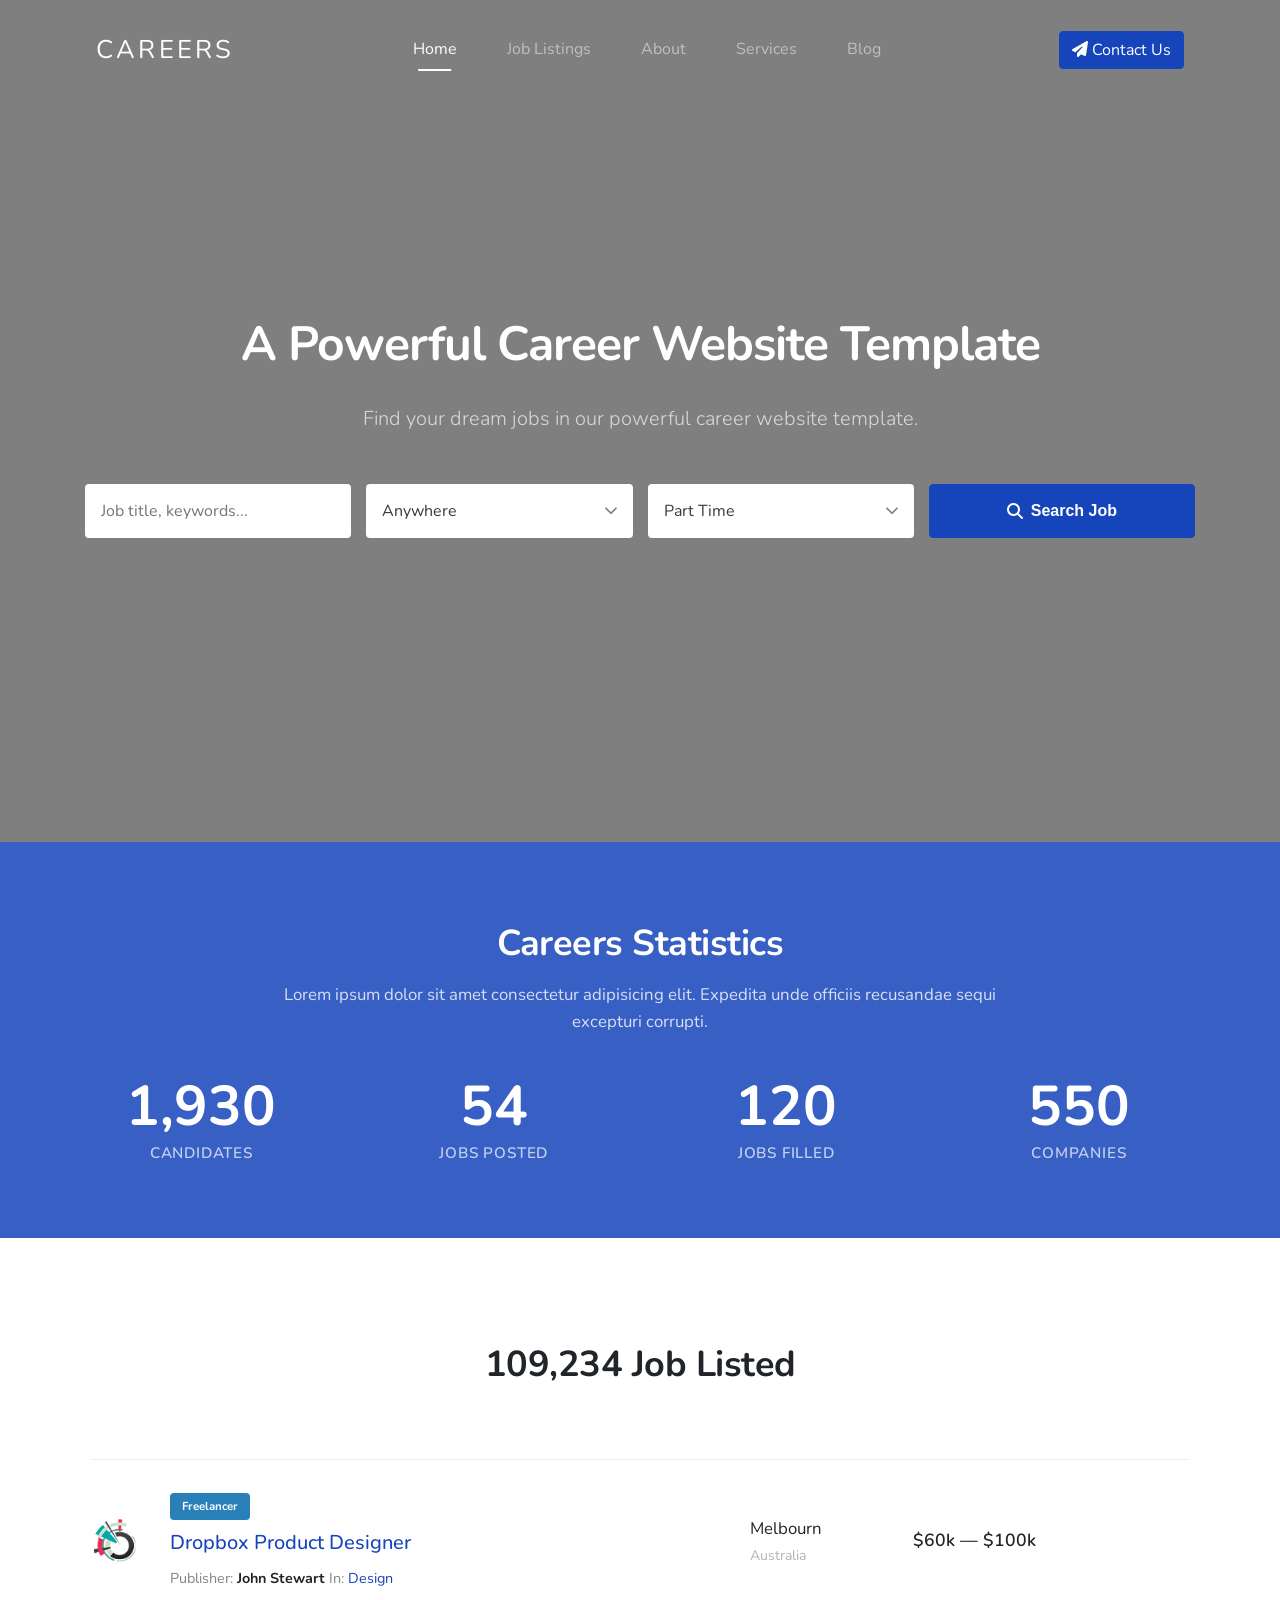
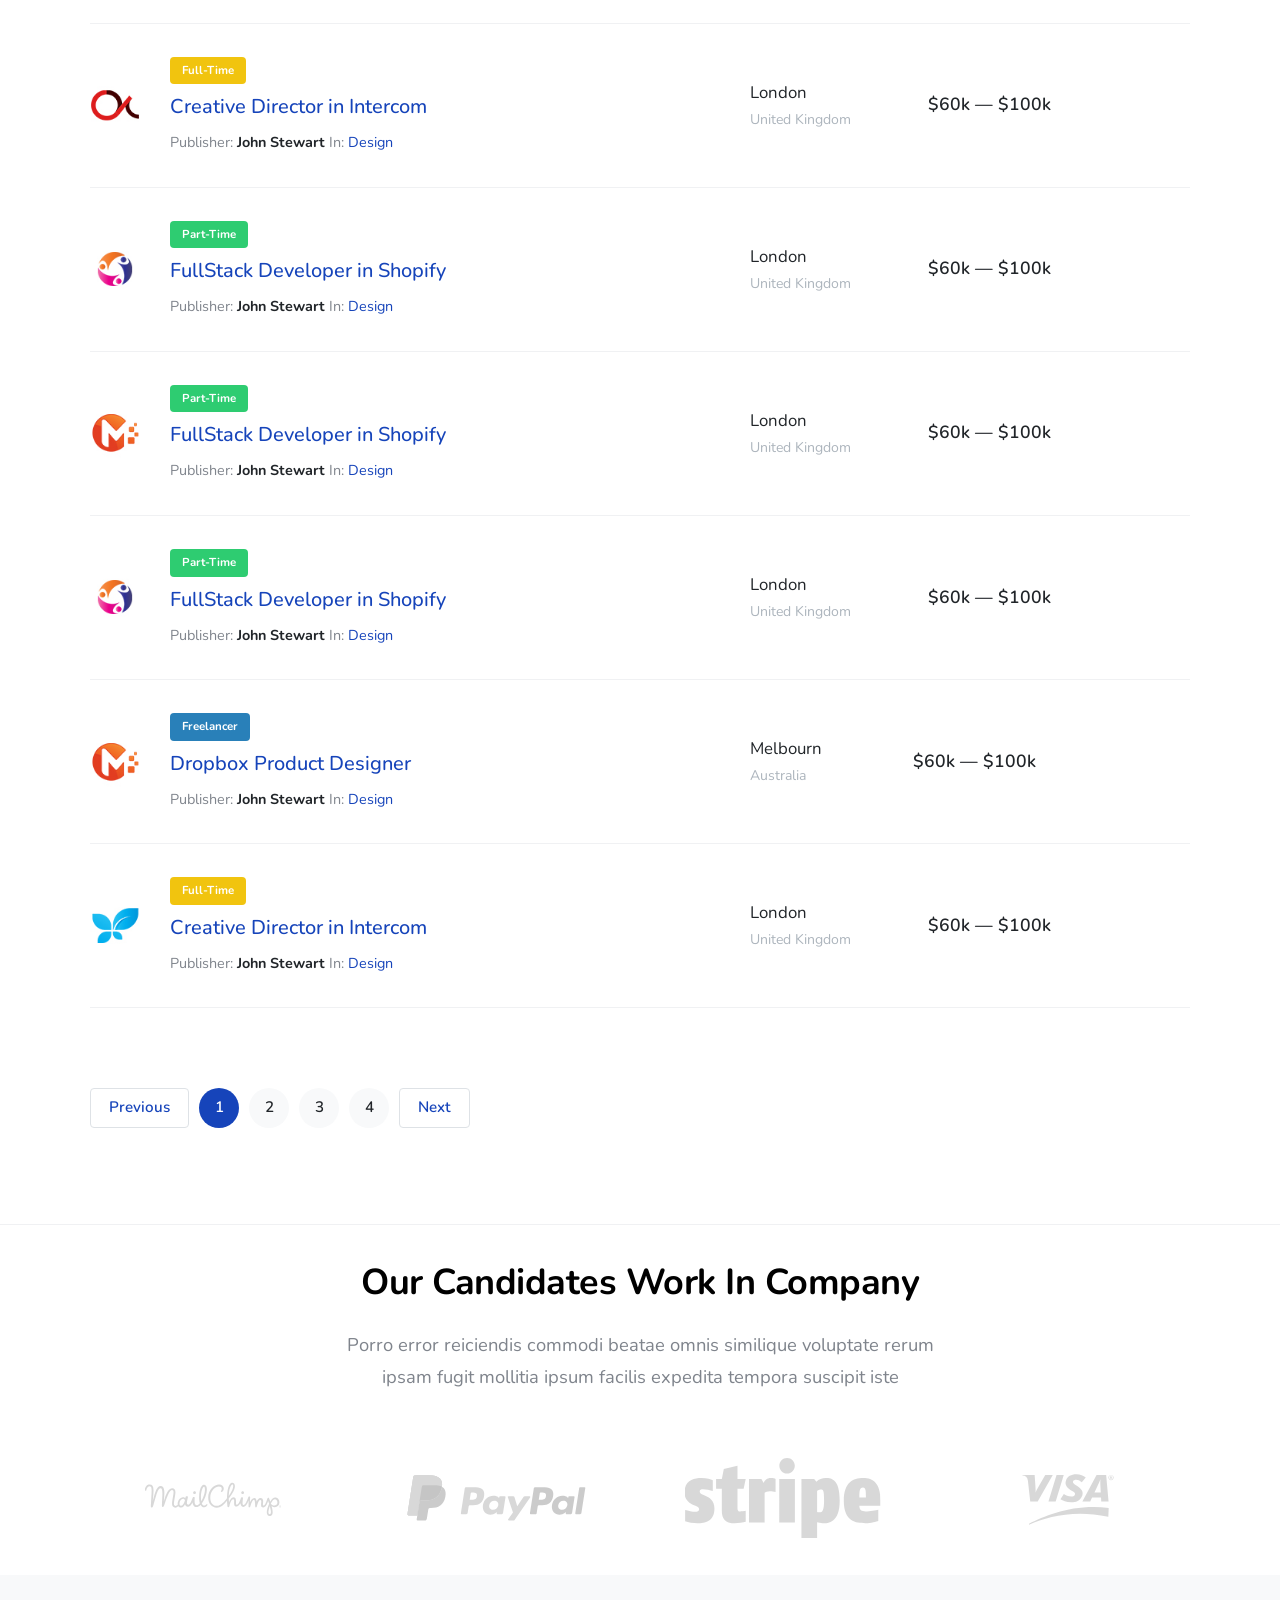
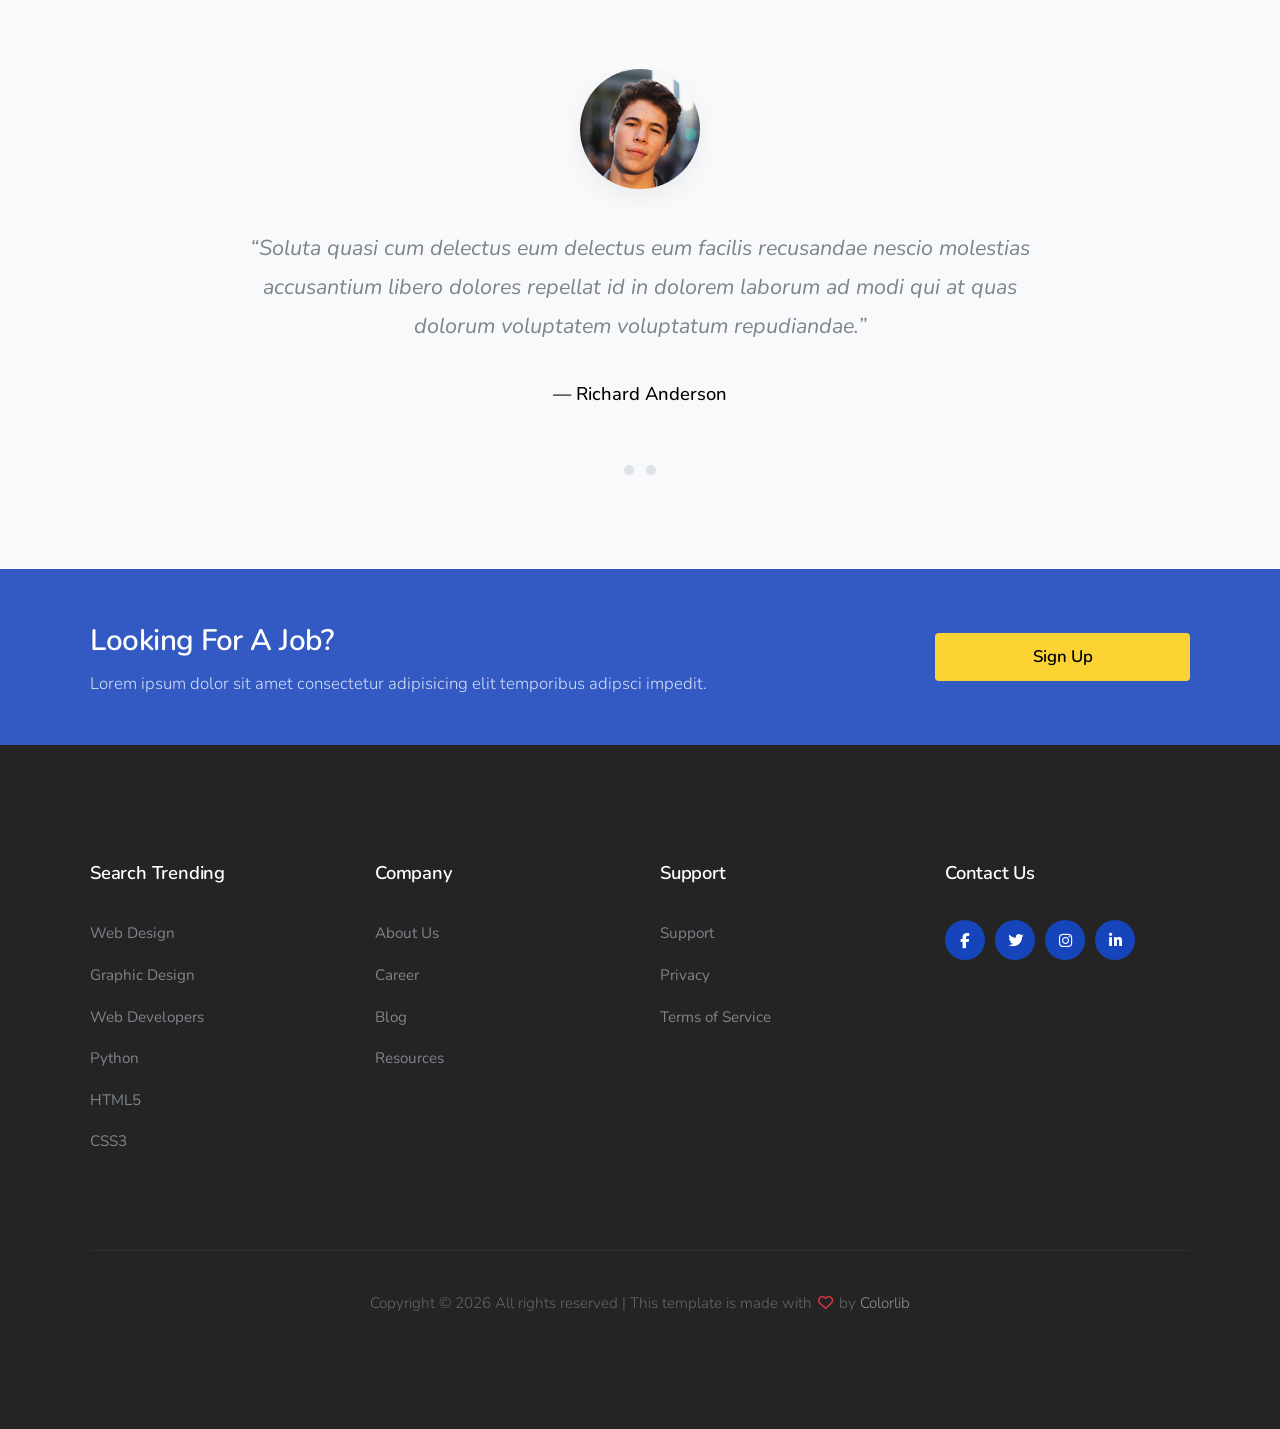
<file: index.html>
<!DOCTYPE html>
<html lang="en">

<head>
    <meta charset="UTF-8">
    <meta name="viewport" content="width=device-width, initial-scale=1.0">
    <title>Document</title>
    <link rel="preconnect" href="https://fonts.googleapis.com">
    <link rel="preconnect" href="https://fonts.gstatic.com" crossorigin>
    <link href="https://fonts.googleapis.com/css2?family=Nunito:ital,wght@0,200..1000;1,200..1000&display=swap"
        rel="stylesheet">
    <link rel="stylesheet" href="https://cdnjs.cloudflare.com/ajax/libs/font-awesome/6.5.1/css/all.min.css">
    <link rel="stylesheet" href="css/style.css">
</head>

<body>
    <div class="site-wrap">
        <header class="site-navbar">
            <div class="header-container">
                <div class="site-logo">
                    <a href="index.html">Careers</a>
                </div>

                <input type="checkbox" id="menu-toggle" class="menu-toggle-checkbox">

                <nav class="site-navigation">
                    <ul class="site-menu">
                        <li><a href="index.html" class="nav-link active">Home</a></li>
                        <li><a href="job-listings.html" class="nav-link">Job Listings</a></li>
                        <li><a href="about.html" class="nav-link">About</a></li>
                        <li><a href="services.html" class="nav-link">Services</a></li>
                        <li><a href="blog.html" class="nav-link">Blog</a></li>
                    </ul>
                </nav>

                <div class="right-cta-menu">
                    <a href="contact.html" class="btn">
                        <i class="fa-solid fa-paper-plane"></i> Contact Us
                    </a>
                </div>

                <label for="menu-toggle" class="hamburger-label">
                    <i class="fa-solid fa-bars icon-open"></i>
                </label>

                <div class="site-mobile-drawer">
                    <div class="drawer-header">
                        <label for="menu-toggle" class="drawer-close-btn">
                            <i class="fa-solid fa-xmark"></i>
                        </label>
                    </div>
                    <ul class="mobile-menu-links">
                        <li><a href="index.html" class="active">Home</a></li>
                        <li><a href="job-listings.html">Job Listings</a></li>
                        <li><a href="about.html">About</a></li>
                        <li><a href="services.html">Services</a></li>
                        <li><a href="blog.html">Blog</a></li>
                        <li class="mobile-visible"><a href="contact.html">Contact Us</a></li>
                    </ul>
                </div>

                <label for="menu-toggle" class="drawer-overlay"></label>

            </div>
        </header>

        <section class="home-section bg-image overlay-dark"
            style="background-image: url('https://images.unsplash.com/photo-1486406146926-c627a92ad1ab?q=80&w=1920');">
            <div class="container">

                <div class="hero-text-block text-center">
                    <h1>A Powerful Career Website Template</h1>
                    <p>Find your dream jobs in our powerful career website template.</p>
                </div>


                <form class="search-jobs-form">
                    <div class="form-grid">

                        <div class="form-group icon-input">
                            <input type="text" class="form-control" placeholder="Job title, keywords...">
                        </div>

                        <div class="form-group custom-select-wrapper">
                            <select class="form-control">
                                <option>Anywhere</option>
                                <option>San Francisco</option>
                                <option>Palo Alto</option>
                                <option>New York</option>
                            </select>
                        </div>

                        <div class="form-group custom-select-wrapper">
                            <select class="form-control">
                                <option>Part Time</option>
                                <option>Full Time</option>
                                <option>Freelancer</option>
                            </select>
                        </div>

                        <div class="form-group">
                            <button type="submit" class="btn btn-search btn-block">
                                <i class="fa-solid fa-magnifying-glass"></i> Search Job
                            </button>
                        </div>

                    </div>
                </form>

            </div>
        </section>

        <div class="stats-bg-wrapper"
            style="background-image: url('https://images.unsplash.com/photo-1555066931-4365d14bab8c?q=80&w=1920');">
            <section class="stats-section">
                <div class="stats-container">

                    <div class="stats-header text-center">
                        <h2>Careers Statistics</h2>
                        <p>Lorem ipsum dolor sit amet consectetur adipisicing elit. Expedita unde officiis recusandae
                            sequi excepturi corrupti.</p>
                    </div>

                    <div class="stats-grid">

                        <div class="stat-item">
                            <span class="stat-number">1,930</span>
                            <span class="stat-label">Candidates</span>
                        </div>

                        <div class="stat-item">
                            <span class="stat-number">54</span>
                            <span class="stat-label">Jobs Posted</span>
                        </div>

                        <div class="stat-item">
                            <span class="stat-number">120</span>
                            <span class="stat-label">Jobs Filled</span>
                        </div>

                        <div class="stat-item">
                            <span class="stat-number">550</span>
                            <span class="stat-label">Companies</span>
                        </div>

                    </div>
                </div>
            </section>
        </div>

        <section class="job-listings-section">
            <div class="container">

                <div class="listings-header">
                    <h2>109,234 Job Listed</h2>
                </div>

                <div class="job-listings-stack">

                    <input type="checkbox" id="job-cart-trigger-1" class="job-cart-checkbox">
                    <label for="job-cart-trigger-1" class="job-cart-click-wrapper">
                        <div class="job-row-card">
                            <div class="job-left-meta">
                                <div class="company-logo-box">
                                    <img src="images/featured-listing-1.jpg" alt="Logo 1">
                                </div>
                                <div class="job-info-details">
                                    <span class="badge badge-freelancer">Freelancer</span>
                                    <h3><span class="job-title-link" style="cursor: pointer;">Dropbox Product Designer</span></h3>
                                    <div class="job-publisher-meta">
                                        Publisher: <strong>John Stewart</strong> In: <span class="category-tag">Design</span>
                                    </div>
                                </div>
                            </div>
                            <div class="job-right-meta">
                                <div class="job-location-block">
                                    <span class="location-city">Melbourn</span>
                                    <span class="location-country">Australia</span>
                                </div>
                                <div class="job-salary-block">
                                    <strong>$60k &mdash; $100k</strong>
                                </div>
                                <div class="cart-status-indicator">
                                    <i class="fa-solid fa-circle-check"></i> Saved
                                </div>
                            </div>
                        </div>
                    </label>

                    <input type="checkbox" id="job-cart-trigger-2" class="job-cart-checkbox">
                    <label for="job-cart-trigger-2" class="job-cart-click-wrapper">
                        <div class="job-row-card">
                            <div class="job-left-meta">
                                <div class="company-logo-box">
                                    <img src="images/featured-listing-2.jpg" alt="Logo 2">
                                </div>
                                <div class="job-info-details">
                                    <span class="badge badge-fulltime">Full-time</span>
                                    <h3><span class="job-title-link" style="cursor: pointer;">Creative Director in Intercom</span></h3>
                                    <div class="job-publisher-meta">
                                        Publisher: <strong>John Stewart</strong> In: <span class="category-tag">Design</span>
                                    </div>
                                </div>
                            </div>
                            <div class="job-right-meta">
                                <div class="job-location-block">
                                    <span class="location-city">London</span>
                                    <span class="location-country">United Kingdom</span>
                                </div>
                                <div class="job-salary-block">
                                    <strong>$60k &mdash; $100k</strong>
                                </div>
                                <div class="cart-status-indicator">
                                    <i class="fa-solid fa-circle-check"></i> Saved
                                </div>
                            </div>
                        </div>
                    </label>

                    <input type="checkbox" id="job-cart-trigger-3" class="job-cart-checkbox">
                    <label for="job-cart-trigger-3" class="job-cart-click-wrapper">
                        <div class="job-row-card">
                            <div class="job-left-meta">
                                <div class="company-logo-box">
                                    <img src="images/featured-listing-3.jpg" alt="Logo 3">
                                </div>
                                <div class="job-info-details">
                                    <span class="badge badge-parttime">Part-time</span>
                                    <h3><span class="job-title-link" style="cursor: pointer;">FullStack Developer in Shopify</span></h3>
                                    <div class="job-publisher-meta">
                                        Publisher: <strong>John Stewart</strong> In: <span class="category-tag">Design</span>
                                    </div>
                                </div>
                            </div>
                            <div class="job-right-meta">
                                <div class="job-location-block">
                                    <span class="location-city">London</span>
                                    <span class="location-country">United Kingdom</span>
                                </div>
                                <div class="job-salary-block">
                                    <strong>$60k &mdash; $100k</strong>
                                </div>
                                <div class="cart-status-indicator">
                                    <i class="fa-solid fa-circle-check"></i> Saved
                                </div>
                            </div>
                        </div>
                    </label>

                    <input type="checkbox" id="job-cart-trigger-4" class="job-cart-checkbox">
                    <label for="job-cart-trigger-4" class="job-cart-click-wrapper">
                        <div class="job-row-card">
                            <div class="job-left-meta">
                                <div class="company-logo-box">
                                    <img src="images/featured-listing-4.jpg" alt="Logo 4">
                                </div>
                                <div class="job-info-details">
                                    <span class="badge badge-parttime">Part-time</span>
                                    <h3><span class="job-title-link" style="cursor: pointer;">FullStack Developer in Shopify</span></h3>
                                    <div class="job-publisher-meta">
                                        Publisher: <strong>John Stewart</strong> In: <span class="category-tag">Design</span>
                                    </div>
                                </div>
                            </div>
                            <div class="job-right-meta">
                                <div class="job-location-block">
                                    <span class="location-city">London</span>
                                    <span class="location-country">United Kingdom</span>
                                </div>
                                <div class="job-salary-block">
                                    <strong>$60k &mdash; $100k</strong>
                                </div>
                                <div class="cart-status-indicator">
                                    <i class="fa-solid fa-circle-check"></i> Saved
                                </div>
                            </div>
                        </div>
                    </label>

                    <input type="checkbox" id="job-cart-trigger-5" class="job-cart-checkbox">
                    <label for="job-cart-trigger-5" class="job-cart-click-wrapper">
                        <div class="job-row-card">
                            <div class="job-left-meta">
                                <div class="company-logo-box">
                                    <img src="images/featured-listing-3.jpg" alt="Logo 5">
                                </div>
                                <div class="job-info-details">
                                    <span class="badge badge-parttime">Part-time</span>
                                    <h3><span class="job-title-link" style="cursor: pointer;">FullStack Developer in Shopify</span></h3>
                                    <div class="job-publisher-meta">
                                        Publisher: <strong>John Stewart</strong> In: <span class="category-tag">Design</span>
                                    </div>
                                </div>
                            </div>
                            <div class="job-right-meta">
                                <div class="job-location-block">
                                    <span class="location-city">London</span>
                                    <span class="location-country">United Kingdom</span>
                                </div>
                                <div class="job-salary-block">
                                    <strong>$60k &mdash; $100k</strong>
                                </div>
                                <div class="cart-status-indicator">
                                    <i class="fa-solid fa-circle-check"></i> Saved
                                </div>
                            </div>
                        </div>
                    </label>

                    <input type="checkbox" id="job-cart-trigger-6" class="job-cart-checkbox">
                    <label for="job-cart-trigger-6" class="job-cart-click-wrapper">
                        <div class="job-row-card">
                            <div class="job-left-meta">
                                <div class="company-logo-box">
                                    <img src="images/featured-listing-4.jpg" alt="Logo 6">
                                </div>
                                <div class="job-info-details">
                                    <span class="badge badge-freelancer">Freelancer</span>
                                    <h3><span class="job-title-link" style="cursor: pointer;">Dropbox Product Designer</span></h3>
                                    <div class="job-publisher-meta">
                                        Publisher: <strong>John Stewart</strong> In: <span class="category-tag">Design</span>
                                    </div>
                                </div>
                            </div>
                            <div class="job-right-meta">
                                <div class="job-location-block">
                                    <span class="location-city">Melbourn</span>
                                    <span class="location-country">Australia</span>
                                </div>
                                <div class="job-salary-block">
                                    <strong>$60k &mdash; $100k</strong>
                                </div>
                                <div class="cart-status-indicator">
                                    <i class="fa-solid fa-circle-check"></i> Saved
                                </div>
                            </div>
                        </div>
                    </label>

                    <input type="checkbox" id="job-cart-trigger-7" class="job-cart-checkbox">
                    <label for="job-cart-trigger-7" class="job-cart-click-wrapper">
                        <div class="job-row-card">
                            <div class="job-left-meta">
                                <div class="company-logo-box">
                                    <img src="images/featured-listing-5.jpg" alt="Logo 7">
                                </div>
                                <div class="job-info-details">
                                    <span class="badge badge-fulltime">Full-time</span>
                                    <h3><span class="job-title-link" style="cursor: pointer;">Creative Director in Intercom</span></h3>
                                    <div class="job-publisher-meta">
                                        Publisher: <strong>John Stewart</strong> In: <span class="category-tag">Design</span>
                                    </div>
                                </div>
                            </div>
                            <div class="job-right-meta">
                                <div class="job-location-block">
                                    <span class="location-city">London</span>
                                    <span class="location-country">United Kingdom</span>
                                </div>
                                <div class="job-salary-block">
                                    <strong>$60k &mdash; $100k</strong>
                                </div>
                                <div class="cart-status-indicator">
                                    <i class="fa-solid fa-circle-check"></i> Saved
                                </div>
                            </div>
                        </div>
                    </label>

                </div>

                <div class="pagination-wrapper">
                    <div class="pagination-links">
                        <a href="#" class="page-nav">Previous</a>
                        <a href="#" class="page-number active">1</a>
                        <a href="#" class="page-number">2</a>
                        <a href="#" class="page-number">3</a>
                        <a href="#" class="page-number">4</a>
                        <a href="#" class="page-nav">Next</a>
                    </div>
                </div>

            </div>
        </section>

        <section class="partners-section">
            <div class="container">

                <div class="partners-header text-center">
                    <h2>Our Candidates Work In Company</h2>
                    <p>Porro error reiciendis commodi beatae omnis similique voluptate rerum <br> ipsam fugit mollitia
                        ipsum facilis expedita tempora suscipit iste</p>
                </div>

                <div class="partners-grid">
                    <div class="partner-logo-item">
                        <img src="images/logo_mailchimp.svg" alt="MailChimp Logo">
                    </div>
                    <div class="partner-logo-item">
                        <img src="images/logo_paypal.svg" alt="PayPal Logo">
                    </div>
                    <div class="partner-logo-item">
                        <img src="images/logo_stripe.svg" alt="Stripe Logo">
                    </div>
                    <div class="partner-logo-item">
                        <img src="images/logo_visa.svg" alt="Visa Logo">
                    </div>
                </div>

            </div>
        </section>

        <section class="testimonial-section">
            <div class="container">

                <div class="carousel-viewport">
                    <div class="carousel-auto-track">

                        <div class="testimonial-slide-card">
                            <div class="author-avatar-box">
                                <img src="images/person_1.jpg" alt="Richard Anderson" class="avatar-img">
                            </div>
                            <blockquote class="testimonial-quote-block">
                                <p>&ldquo;Soluta quasi cum delectus eum delectus eum facilis recusandae nescio molestias
                                    accusantium libero dolores repellat id in dolorem laborum ad modi qui at quas
                                    dolorum voluptatem voluptatum repudiandae.&rdquo;</p>
                                <cite class="author-signature">&mdash; Richard Anderson</cite>
                            </blockquote>
                        </div>

                        <div class="testimonial-slide-card">
                            <div class="author-avatar-box">
                                <img src="images/person_2.jpg" alt="Chris Peters" class="avatar-img">
                            </div>
                            <blockquote class="testimonial-quote-block">
                                <p>&ldquo;Soluta quasi cum delectus eum delectus eum facilis recusandae nescio molestias
                                    accusantium libero dolores repellat id in dolorem laborum ad modi qui at quas
                                    dolorum voluptatem voluptatum repudiandae.&rdquo;</p>
                                <cite class="author-signature">&mdash; Chris Peters</cite>
                            </blockquote>
                        </div>

                    </div>
                </div>

                <div class="carousel-dots-navigation">
                    <span class="animated-nav-dot dot-one"></span>
                    <span class="animated-nav-dot dot-two"></span>
                </div>

            </div>
        </section>

        <div class="cta-banner-wrapper"
            style="background-image: url('https://images.unsplash.com/photo-1486406146926-c627a92ad1ab?q=80&w=1920');">
            <section class="cta-inner-section">
                <div class="container cta-flex-container">

                    <div class="cta-text-content">
                        <h2>Looking For A Job?</h2>
                        <p>Lorem ipsum dolor sit amet consectetur adipisicing elit temporibus adipsci impedit.</p>
                    </div>

                    <div class="cta-action-side">
                        <a href="#" class="btn btn-cta-signup">Sign Up</a>
                    </div>

                </div>
            </section>
        </div>

        <footer class="site-footer">
            <div class="container">

                <div class="footer-grid">

                    <div class="footer-column">
                        <h3>Search Trending</h3>
                        <ul class="footer-links-list">
                            <li><a href="#">Web Design</a></li>
                            <li><a href="#">Graphic Design</a></li>
                            <li><a href="#">Web Developers</a></li>
                            <li><a href="#">Python</a></li>
                            <li><a href="#">HTML5</a></li>
                            <li><a href="#">CSS3</a></li>
                        </ul>
                    </div>

                    <div class="footer-column">
                        <h3>Company</h3>
                        <ul class="footer-links-list">
                            <li><a href="#">About Us</a></li>
                            <li><a href="#">Career</a></li>
                            <li><a href="#">Blog</a></li>
                            <li><a href="#">Resources</a></li>
                        </ul>
                    </div>

                    <div class="footer-column">
                        <h3>Support</h3>
                        <ul class="footer-links-list">
                            <li><a href="#">Support</a></li>
                            <li><a href="#">Privacy</a></li>
                            <li><a href="#">Terms of Service</a></li>
                        </ul>
                    </div>

                    <div class="footer-column">
                        <h3>Contact Us</h3>
                        <div class="footer-social-row">
                            <a href="#" class="social-bubble-icon"><i class="fa-brands fa-facebook-f"></i></a>
                            <a href="#" class="social-bubble-icon"><i class="fa-brands fa-twitter"></i></a>
                            <a href="#" class="social-bubble-icon"><i class="fa-brands fa-instagram"></i></a>
                            <a href="#" class="social-bubble-icon"><i class="fa-brands fa-linkedin-in"></i></a>
                        </div>
                    </div>

                </div>

                <div class="footer-copyright-block text-center">
                    <p>Copyright &copy; 2026 All rights reserved | This template is made with <i
                            class="fa-regular fa-heart"></i> by <a href="https://colorlib.com"
                            target="_blank">Colorlib</a></p>
                </div>

            </div>
        </footer>

    </div>
</body>

</html>
</file>
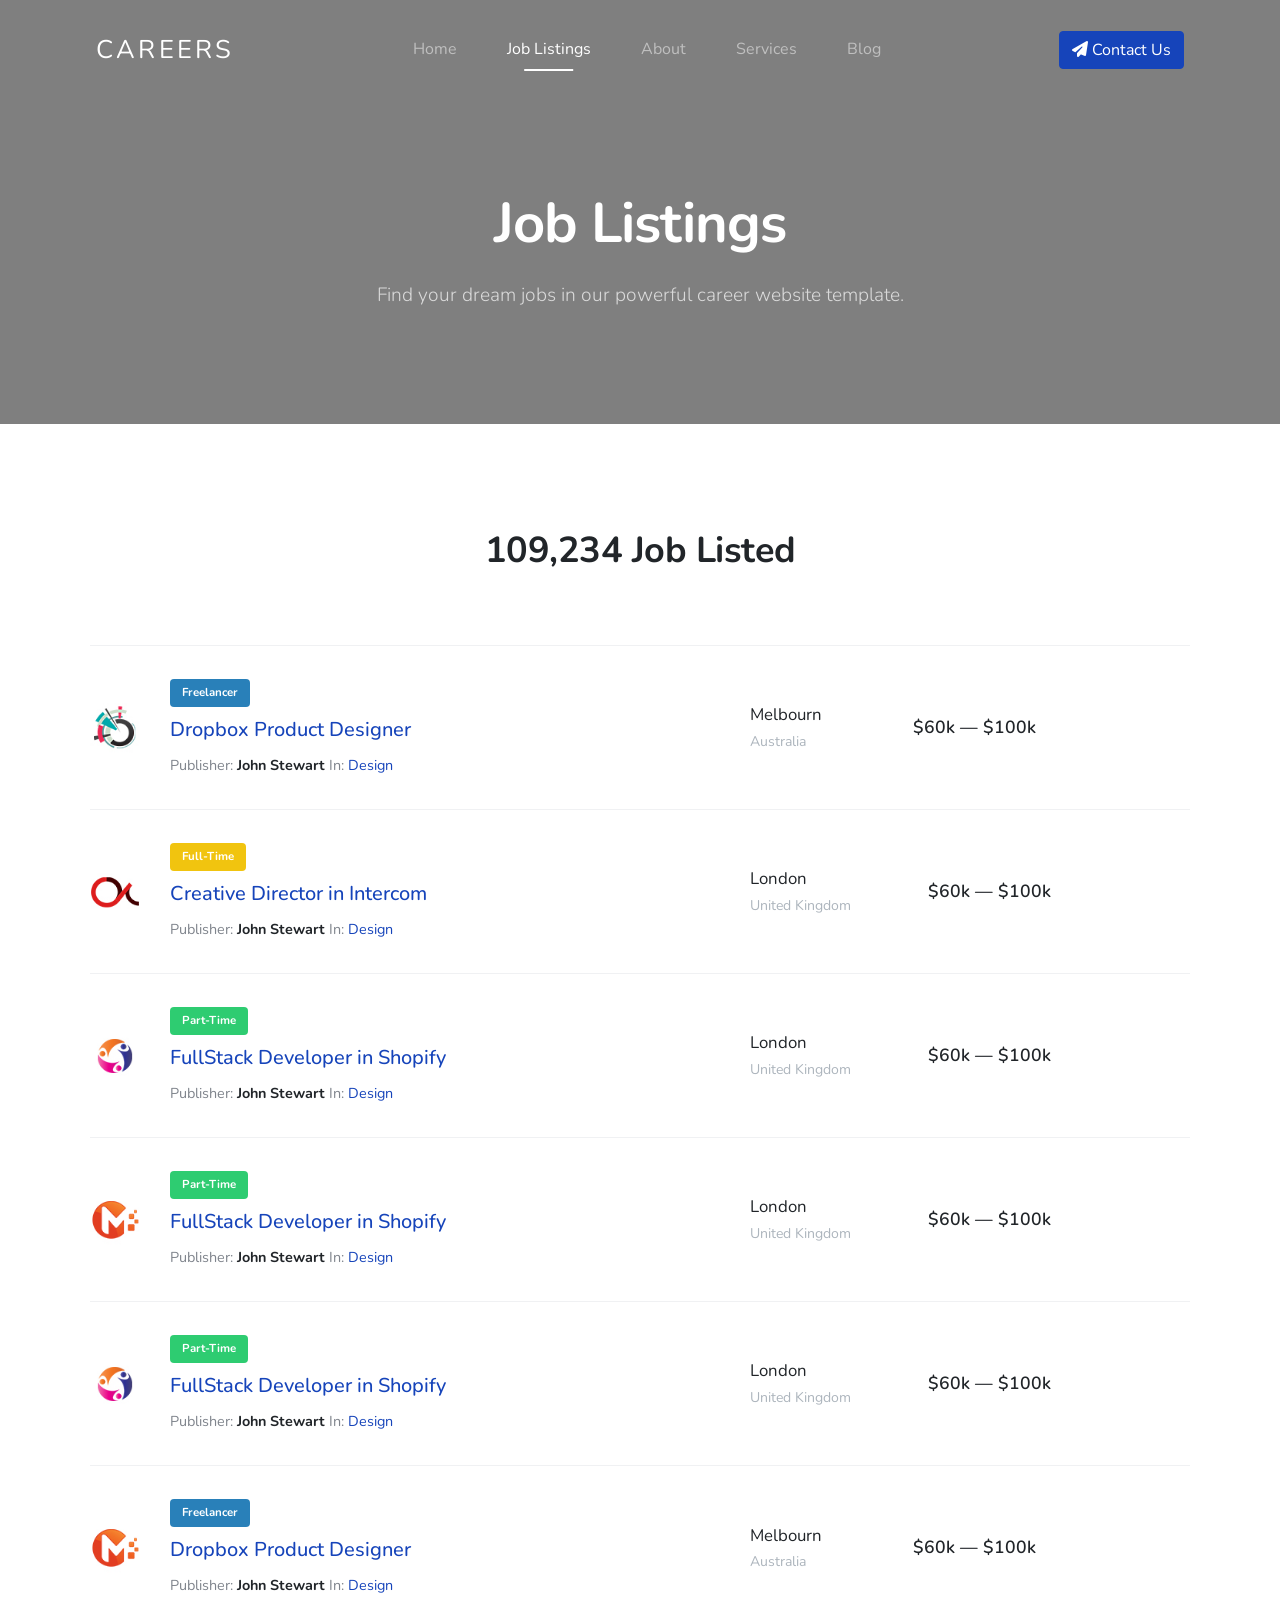
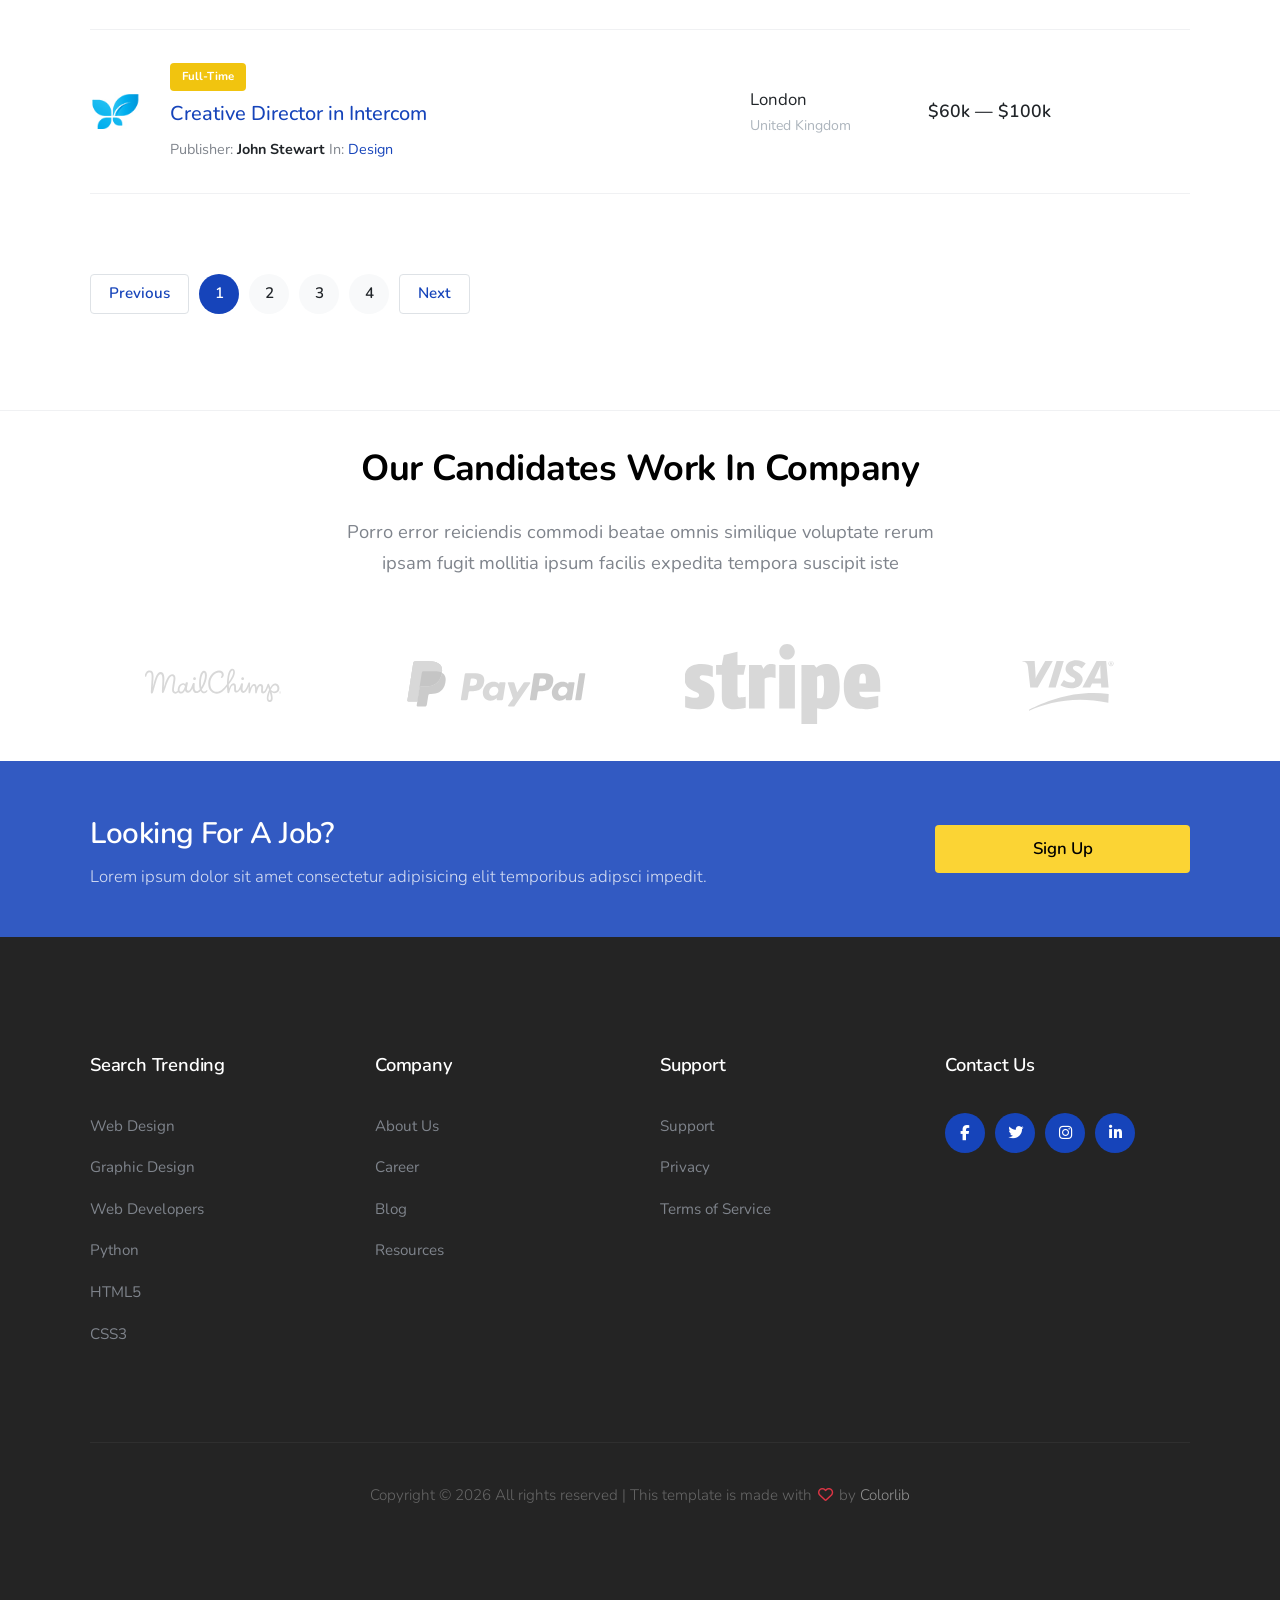
<file: job-listings.html>
<!DOCTYPE html>
<html lang="en">

<head>
    <meta charset="UTF-8">
    <meta name="viewport" content="width=device-width, initial-scale=1.0">
    <title>Job Listings</title>
    <link rel="preconnect" href="https://fonts.googleapis.com">
    <link rel="preconnect" href="https://fonts.gstatic.com" crossorigin>
    <link href="https://fonts.googleapis.com/css2?family=Nunito:ital,wght@0,200..1000;1,200..1000&display=swap"
        rel="stylesheet">
    <link rel="stylesheet" href="https://cdnjs.cloudflare.com/ajax/libs/font-awesome/6.5.1/css/all.min.css">
    <link rel="stylesheet" href="css/style.css">
</head>

<body>
    <div class="site-wrap">
        <header class="site-navbar">
            <div class="header-container">
                <div class="site-logo">
                    <a href="index.html">Careers</a>
                </div>

                <input type="checkbox" id="menu-toggle" class="menu-toggle-checkbox">

                <nav class="site-navigation">
                    <ul class="site-menu">
                        <li><a href="index.html" class="nav-link">Home</a></li>
                        <li><a href="job-listings.html" class="nav-link active">Job Listings</a></li>
                        <li><a href="about.html" class="nav-link">About</a></li>
                        <li><a href="services.html" class="nav-link">Services</a></li>
                        <li><a href="blog.html" class="nav-link">Blog</a></li>
                    </ul>
                </nav>

                <div class="right-cta-menu">
                    <a href="contact.html" class="btn">
                        <i class="fa-solid fa-paper-plane"></i> Contact Us
                    </a>
                </div>

                <label for="menu-toggle" class="hamburger-label">
                    <i class="fa-solid fa-bars icon-open"></i>
                </label>

                <div class="site-mobile-drawer">
                    <div class="drawer-header">
                        <label for="menu-toggle" class="drawer-close-btn">
                            <i class="fa-solid fa-xmark"></i>
                        </label>
                    </div>
                    <ul class="mobile-menu-links">
                        <li><a href="index.html">Home</a></li>
                        <li><a href="job-listings.html" class="active">Job Listings</a></li>
                        <li><a href="about.html">About</a></li>
                        <li><a href="services.html">Services</a></li>
                        <li><a href="blog.html">Blog</a></li>
                        <li class="mobile-visible"><a href="contact.html">Contact Us</a></li>
                    </ul>
                </div>

                <label for="menu-toggle" class="drawer-overlay"></label>

            </div>
        </header>

        <section class="inner-page-hero bg-image overlay-dark" style="background-image: url('https://images.unsplash.com/photo-1497366216548-37526070297c?q=80&w=1920');">
            <div class="container">
                <div class="inner-hero-text text-center">
                    <h1>Job Listings</h1>
                    <p>Find your dream jobs in our powerful career website template.</p>
                </div>
            </div>
        </section>

        <section class="job-listings-section">
            <div class="container">

                <div class="listings-header">
                    <h2>109,234 Job Listed</h2>
                </div>

                <div class="job-listings-stack">

                    <input type="checkbox" id="job-cart-trigger-1" class="job-cart-checkbox">
                    <label for="job-cart-trigger-1" class="job-cart-click-wrapper">
                        <div class="job-row-card">
                            <div class="job-left-meta">
                                <div class="company-logo-box">
                                    <img src="images/featured-listing-1.jpg" alt="Logo 1">
                                </div>
                                <div class="job-info-details">
                                    <span class="badge badge-freelancer">Freelancer</span>
                                    <h3><span class="job-title-link" style="cursor: pointer;">Dropbox Product Designer</span></h3>
                                    <div class="job-publisher-meta">
                                        Publisher: <strong>John Stewart</strong> In: <span class="category-tag">Design</span>
                                    </div>
                                </div>
                            </div>
                            <div class="job-right-meta">
                                <div class="job-location-block">
                                    <span class="location-city">Melbourn</span>
                                    <span class="location-country">Australia</span>
                                </div>
                                <div class="job-salary-block">
                                    <strong>$60k &mdash; $100k</strong>
                                </div>
                                <div class="cart-status-indicator">
                                    <i class="fa-solid fa-circle-check"></i> Saved
                                </div>
                            </div>
                        </div>
                    </label>

                    <input type="checkbox" id="job-cart-trigger-2" class="job-cart-checkbox">
                    <label for="job-cart-trigger-2" class="job-cart-click-wrapper">
                        <div class="job-row-card">
                            <div class="job-left-meta">
                                <div class="company-logo-box">
                                    <img src="images/featured-listing-2.jpg" alt="Logo 2">
                                </div>
                                <div class="job-info-details">
                                    <span class="badge badge-fulltime">Full-time</span>
                                    <h3><span class="job-title-link" style="cursor: pointer;">Creative Director in Intercom</span></h3>
                                    <div class="job-publisher-meta">
                                        Publisher: <strong>John Stewart</strong> In: <span class="category-tag">Design</span>
                                    </div>
                                </div>
                            </div>
                            <div class="job-right-meta">
                                <div class="job-location-block">
                                    <span class="location-city">London</span>
                                    <span class="location-country">United Kingdom</span>
                                </div>
                                <div class="job-salary-block">
                                    <strong>$60k &mdash; $100k</strong>
                                </div>
                                <div class="cart-status-indicator">
                                    <i class="fa-solid fa-circle-check"></i> Saved
                                </div>
                            </div>
                        </div>
                    </label>

                    <input type="checkbox" id="job-cart-trigger-3" class="job-cart-checkbox">
                    <label for="job-cart-trigger-3" class="job-cart-click-wrapper">
                        <div class="job-row-card">
                            <div class="job-left-meta">
                                <div class="company-logo-box">
                                    <img src="images/featured-listing-3.jpg" alt="Logo 3">
                                </div>
                                <div class="job-info-details">
                                    <span class="badge badge-parttime">Part-time</span>
                                    <h3><span class="job-title-link" style="cursor: pointer;">FullStack Developer in Shopify</span></h3>
                                    <div class="job-publisher-meta">
                                        Publisher: <strong>John Stewart</strong> In: <span class="category-tag">Design</span>
                                    </div>
                                </div>
                            </div>
                            <div class="job-right-meta">
                                <div class="job-location-block">
                                    <span class="location-city">London</span>
                                    <span class="location-country">United Kingdom</span>
                                </div>
                                <div class="job-salary-block">
                                    <strong>$60k &mdash; $100k</strong>
                                </div>
                                <div class="cart-status-indicator">
                                    <i class="fa-solid fa-circle-check"></i> Saved
                                </div>
                            </div>
                        </div>
                    </label>

                    <input type="checkbox" id="job-cart-trigger-4" class="job-cart-checkbox">
                    <label for="job-cart-trigger-4" class="job-cart-click-wrapper">
                        <div class="job-row-card">
                            <div class="job-left-meta">
                                <div class="company-logo-box">
                                    <img src="images/featured-listing-4.jpg" alt="Logo 4">
                                </div>
                                <div class="job-info-details">
                                    <span class="badge badge-parttime">Part-time</span>
                                    <h3><span class="job-title-link" style="cursor: pointer;">FullStack Developer in Shopify</span></h3>
                                    <div class="job-publisher-meta">
                                        Publisher: <strong>John Stewart</strong> In: <span class="category-tag">Design</span>
                                    </div>
                                </div>
                            </div>
                            <div class="job-right-meta">
                                <div class="job-location-block">
                                    <span class="location-city">London</span>
                                    <span class="location-country">United Kingdom</span>
                                </div>
                                <div class="job-salary-block">
                                    <strong>$60k &mdash; $100k</strong>
                                </div>
                                <div class="cart-status-indicator">
                                    <i class="fa-solid fa-circle-check"></i> Saved
                                </div>
                            </div>
                        </div>
                    </label>

                    <input type="checkbox" id="job-cart-trigger-5" class="job-cart-checkbox">
                    <label for="job-cart-trigger-5" class="job-cart-click-wrapper">
                        <div class="job-row-card">
                            <div class="job-left-meta">
                                <div class="company-logo-box">
                                    <img src="images/featured-listing-3.jpg" alt="Logo 5">
                                </div>
                                <div class="job-info-details">
                                    <span class="badge badge-parttime">Part-time</span>
                                    <h3><span class="job-title-link" style="cursor: pointer;">FullStack Developer in Shopify</span></h3>
                                    <div class="job-publisher-meta">
                                        Publisher: <strong>John Stewart</strong> In: <span class="category-tag">Design</span>
                                    </div>
                                </div>
                            </div>
                            <div class="job-right-meta">
                                <div class="job-location-block">
                                    <span class="location-city">London</span>
                                    <span class="location-country">United Kingdom</span>
                                </div>
                                <div class="job-salary-block">
                                    <strong>$60k &mdash; $100k</strong>
                                </div>
                                <div class="cart-status-indicator">
                                    <i class="fa-solid fa-circle-check"></i> Saved
                                </div>
                            </div>
                        </div>
                    </label>

                    <input type="checkbox" id="job-cart-trigger-6" class="job-cart-checkbox">
                    <label for="job-cart-trigger-6" class="job-cart-click-wrapper">
                        <div class="job-row-card">
                            <div class="job-left-meta">
                                <div class="company-logo-box">
                                    <img src="images/featured-listing-4.jpg" alt="Logo 6">
                                </div>
                                <div class="job-info-details">
                                    <span class="badge badge-freelancer">Freelancer</span>
                                    <h3><span class="job-title-link" style="cursor: pointer;">Dropbox Product Designer</span></h3>
                                    <div class="job-publisher-meta">
                                        Publisher: <strong>John Stewart</strong> In: <span class="category-tag">Design</span>
                                    </div>
                                </div>
                            </div>
                            <div class="job-right-meta">
                                <div class="job-location-block">
                                    <span class="location-city">Melbourn</span>
                                    <span class="location-country">Australia</span>
                                </div>
                                <div class="job-salary-block">
                                    <strong>$60k &mdash; $100k</strong>
                                </div>
                                <div class="cart-status-indicator">
                                    <i class="fa-solid fa-circle-check"></i> Saved
                                </div>
                            </div>
                        </div>
                    </label>

                    <input type="checkbox" id="job-cart-trigger-7" class="job-cart-checkbox">
                    <label for="job-cart-trigger-7" class="job-cart-click-wrapper">
                        <div class="job-row-card">
                            <div class="job-left-meta">
                                <div class="company-logo-box">
                                    <img src="images/featured-listing-5.jpg" alt="Logo 7">
                                </div>
                                <div class="job-info-details">
                                    <span class="badge badge-fulltime">Full-time</span>
                                    <h3><span class="job-title-link" style="cursor: pointer;">Creative Director in Intercom</span></h3>
                                    <div class="job-publisher-meta">
                                        Publisher: <strong>John Stewart</strong> In: <span class="category-tag">Design</span>
                                    </div>
                                </div>
                            </div>
                            <div class="job-right-meta">
                                <div class="job-location-block">
                                    <span class="location-city">London</span>
                                    <span class="location-country">United Kingdom</span>
                                </div>
                                <div class="job-salary-block">
                                    <strong>$60k &mdash; $100k</strong>
                                </div>
                                <div class="cart-status-indicator">
                                    <i class="fa-solid fa-circle-check"></i> Saved
                                </div>
                            </div>
                        </div>
                    </label>

                </div>

                <div class="pagination-wrapper">
                    <div class="pagination-links">
                        <a href="#" class="page-nav">Previous</a>
                        <a href="#" class="page-number active">1</a>
                        <a href="#" class="page-number">2</a>
                        <a href="#" class="page-number">3</a>
                        <a href="#" class="page-number">4</a>
                        <a href="#" class="page-nav">Next</a>
                    </div>
                </div>

            </div>
        </section>

        <section class="partners-section">
            <div class="container">

                <div class="partners-header text-center">
                    <h2>Our Candidates Work In Company</h2>
                    <p>Porro error reiciendis commodi beatae omnis similique voluptate rerum <br> ipsam fugit mollitia
                        ipsum facilis expedita tempora suscipit iste</p>
                </div>

                <div class="partners-grid">
                    <div class="partner-logo-item">
                        <img src="images/logo_mailchimp.svg" alt="MailChimp Logo">
                    </div>
                    <div class="partner-logo-item">
                        <img src="images/logo_paypal.svg" alt="PayPal Logo">
                    </div>
                    <div class="partner-logo-item">
                        <img src="images/logo_stripe.svg" alt="Stripe Logo">
                    </div>
                    <div class="partner-logo-item">
                        <img src="images/logo_visa.svg" alt="Visa Logo">
                    </div>
                </div>

            </div>
        </section>

        <div class="cta-banner-wrapper" style="background-image: url('https://images.unsplash.com/photo-1516321318423-f06f85e504b3?q=80&w=1920');">
            <section class="cta-inner-section">
                <div class="container cta-flex-container">

                    <div class="cta-text-content">
                        <h2>Looking For A Job?</h2>
                        <p>Lorem ipsum dolor sit amet consectetur adipisicing elit temporibus adipsci impedit.</p>
                    </div>

                    <div class="cta-action-side">
                        <a href="#" class="btn btn-cta-signup">Sign Up</a>
                    </div>

                </div>
            </section>
        </div>

        <footer class="site-footer">
            <div class="container">

                <div class="footer-grid">

                    <div class="footer-column">
                        <h3>Search Trending</h3>
                        <ul class="footer-links-list">
                            <li><a href="#">Web Design</a></li>
                            <li><a href="#">Graphic Design</a></li>
                            <li><a href="#">Web Developers</a></li>
                            <li><a href="#">Python</a></li>
                            <li><a href="#">HTML5</a></li>
                            <li><a href="#">CSS3</a></li>
                        </ul>
                    </div>

                    <div class="footer-column">
                        <h3>Company</h3>
                        <ul class="footer-links-list">
                            <li><a href="#">About Us</a></li>
                            <li><a href="#">Career</a></li>
                            <li><a href="#">Blog</a></li>
                            <li><a href="#">Resources</a></li>
                        </ul>
                    </div>

                    <div class="footer-column">
                        <h3>Support</h3>
                        <ul class="footer-links-list">
                            <li><a href="#">Support</a></li>
                            <li><a href="#">Privacy</a></li>
                            <li><a href="#">Terms of Service</a></li>
                        </ul>
                    </div>

                    <div class="footer-column">
                        <h3>Contact Us</h3>
                        <div class="footer-social-row">
                            <a href="#" class="social-bubble-icon"><i class="fa-brands fa-facebook-f"></i></a>
                            <a href="#" class="social-bubble-icon"><i class="fa-brands fa-twitter"></i></a>
                            <a href="#" class="social-bubble-icon"><i class="fa-brands fa-instagram"></i></a>
                            <a href="#" class="social-bubble-icon"><i class="fa-brands fa-linkedin-in"></i></a>
                        </div>
                    </div>

                </div>

                <div class="footer-copyright-block text-center">
                    <p>Copyright &copy; 2026 All rights reserved | This template is made with <i
                            class="fa-regular fa-heart"></i> by <a href="https://colorlib.com"
                            target="_blank">Colorlib</a></p>
                </div>

            </div>
        </footer>

    </div>
</body>

</html>
</file>
<file: css/style.css>
* {
    margin: 0;
    padding: 0;
    box-sizing: border-box;
}

body {
    font-family: "nunito", sans-serif;
    font-size: 1rem;
    font-weight: 400;
    line-height: 1.7;
    color: #7f848c;
    background-color: #fff;
    position: relative;
}

a {
    color: #1644ba;
    text-decoration: none;
    background-color: transparent;
    transition: .3s all ease;
}

ul {
    list-style: none;
    margin: 0;
    padding: 0;
}


.site-navbar {
    position: absolute;
    width: 100%;
    top: 0;
    left: 0;
    z-index: 1999;
    padding: 1rem 0;
    animation: headerEntrance 1s cubic-bezier(0.16, 1, 0.3, 1) both
}

.header-container {
    width: 100%;
    padding-left: 6rem;
    padding-right: 6rem;
    margin-right: auto;
    margin-left: auto;
    display: flex;
    justify-content: space-between;
    align-items: center;
    position: relative;
}

.site-logo a {
    color: #fff;
    font-size: 1.6rem;
    letter-spacing: .2rem;
    text-transform: uppercase;
}

.site-menu {
    display: flex;
    align-items: center;
    gap: 10px;
}

.site-menu>li {
    display: inline-block;
}

.site-menu>li>a {
    padding: 20px 20px;
    color: rgba(255, 255, 255, 0.5);
    display: inline-block;
    font-weight: 400;
    font-size: 1rem;
}

.site-menu>li>a:hover {
    color: #fff;
}

.site-menu>li>a.active {
    color: #fff;
}

.right-cta-menu .btn {
    display: inline-block;
    font-weight: 400;
    text-align: center;
    vertical-align: middle;
    background-color: #1644ba;
    border: 1px solid #1644ba;
    padding: 0.375rem 0.75rem;
    font-size: 1rem;
    line-height: 1.5;
    border-radius: 0.25rem;
    color: #fff;
}

.menu-toggle-checkbox {
    display: none;
}

.hamburger-label,
.site-mobile-drawer,
.drawer-overlay {
    display: none;
}

.home-section {
    position: relative;
    padding: 12rem 0 19rem 0;
    /* Padding creates vertical space for the image layout */
    background-size: cover;
    background-position: center center;
    background-repeat: no-repeat;
    z-index: 1;
}

.overlay-dark {
    position: relative;
}

.overlay-dark::before {
    position: absolute;
    content: "";
    top: 0;
    left: 0;
    right: 0;
    bottom: 0;
    background: rgba(0, 0, 0, 0.5);
    z-index: 1;
}

.home-section>.container {
    position: relative;
    z-index: 2;
    width: 100%;
    max-width: 1140px;
    margin: 0 auto;
    padding: 0 15px;
}

.hero-text-block {
    text-align: center;
    margin-top: 7rem;
    margin-bottom: 3rem;
    animation: contentRiseEntrance 1.2s cubic-bezier(0.16, 1, 0.3, 1) both;
}

.hero-text-block h1 {
    font-size: 3rem;
    color: #fff;
    font-weight: 700;
    margin-bottom: 1rem;
    letter-spacing: -1px;
}

.hero-text-block p {
    font-size: 1.25rem;
    color: rgba(255, 255, 255, 0.7);
    font-weight: 300;
}

.search-jobs-form {
    width: 100%;
    display: block;
    animation: contentRiseEntrance 1.4s cubic-bezier(0.16, 1, 0.3, 1) both;
}

.form-grid {
    display: grid;
    grid-template-columns: repeat(4, 1fr);
    gap: 15px;
    align-items: center;
}

.form-group {
    width: 100%;
    margin-bottom: 0;
}

.search-jobs-form .form-control {
    width: 100%;
    height: 54px;
    padding: 0.375rem 1rem;
    font-size: 1rem;
    font-family: inherit;
    color: #343a40;
    background-color: #fff;
    border: none !important;
    border-radius: 0.25rem;
    outline: none;
    appearance: none;
    -webkit-appearance: none;
    -moz-appearance: none;
}

.custom-select-wrapper {
    position: relative;
}

.custom-select-wrapper::after {
    content: "\f078";
    font-family: "Font Awesome 6 Free";
    font-weight: 900;
    position: absolute;
    right: 15px;
    top: 50%;
    transform: translateY(-50%);
    color: #7f848c;
    font-size: 0.85rem;
    pointer-events: none;
}

.btn-search {
    width: 100%;
    height: 54px;
    background-color: #1644ba;
    /* Standard theme brand blue */
    border: 1px solid #1644ba;
    color: #fff;
    font-size: 1rem;
    font-weight: 700;
    border-radius: 0.25rem;
    cursor: pointer;
    display: flex;
    justify-content: center;
    align-items: center;
    gap: 8px;
    transition: background-color 0.3s ease;
    animation: buttonPulseGlow 2.5s infinite ease-in-out;
}

.btn-search:hover {
    background-color: #11338c;
    border-color: #11338c;
}

.inner-page-hero {
    position: relative;
    /* Shorter padding than the home page to match the clean inner look */
    padding: 11rem 0 7rem 0;
    background-size: cover;
    background-position: center center;
    background-repeat: no-repeat;
    z-index: 1;
}

.inner-hero-text {
    text-align: center;
    position: relative;
    z-index: 2;
    /* Sits perfectly on top of the dark overlay mask */
}

.inner-hero-text h1 {
    font-size: 3.5rem;
    /* Large, crisp heading text as seen in your screenshots */
    color: #ffffff;
    font-weight: 700;
    margin-bottom: 0.5rem;
    letter-spacing: -1px;
}

.inner-hero-text p {
    font-size: 1.2rem;
    color: rgba(255, 255, 255, 0.7);
    font-weight: 300;
}

@media (max-width: 1199.98px) {
    .header-container {
        padding-left: 50px !important;
        padding-right: 50px !important;
        padding-top: 1rem;
        display: flex;
        justify-content: space-between;
        align-items: center;
    }

    .site-navigation {
        display: none;
    }

    .right-cta-menu {
        display: block !important;
        margin-left: auto;
        margin-right: 20px;
    }

    .hamburger-label {
        display: inline-block;
        cursor: pointer;
        color: #fff;
        font-size: 1rem;
        z-index: 2000;
    }

    .site-mobile-drawer {
        display: block;
        position: fixed;
        top: 0;
        right: -300px;
        width: 300px;
        height: 100vh;
        background-color: #ffffff;
        box-shadow: -5px 0 15px rgba(0, 0, 0, 0.05);
        z-index: 3000;
        padding: 30px;
        transition: right 0.4s cubic-bezier(0.25, 0.8, 0.25, 1);
    }

    .drawer-header {
        display: flex;
        justify-content: flex-end;
        margin-bottom: 40px;
    }

    .drawer-close-btn:hover {
        color: #1644ba;
    }

    .mobile-menu-links {
        display: flex;
        flex-direction: column;
        gap: 25px;
    }

    .mobile-menu-links li a {
        font-size: 1.15rem;
        color: #212529;
        font-weight: 400;
        display: block;
        transition: color 0.3s ease;
    }

    .mobile-menu-links li a:hover,
    .mobile-menu-links li a.active {
        color: #1644ba;
    }

    .drawer-overlay {
        position: fixed;
        top: 0;
        left: 0;
        width: 100vw;
        height: 100vh;
        background-color: rgba(0, 0, 0, 0.4);
        z-index: 2500;
        display: block;
        opacity: 0;
        pointer-events: none;
        transition: opacity 0.4s ease;
    }

    .menu-toggle-checkbox:checked~.site-mobile-drawer {
        right: 0;
    }

    .menu-toggle-checkbox:checked~.drawer-overlay {
        opacity: 1;
        pointer-events: auto;
    }

    .mobile-menu-links>li.mobile-visible {
        display: none;
    }
}

@media (max-width: 991px) {
    .right-cta-menu {
        display: none !important;
    }

    .mobile-menu-links>li.mobile-visible {
        display: block;
    }

    .home-section {
        padding: 10rem 0 7rem 0;
    }

    .hero-text-block h1 {
        font-size: 2.5rem;
    }

    .form-grid {
        grid-template-columns: repeat(2, 1fr);
        gap: 20px;
    }

    .inner-page-hero {
        padding: 9rem 0 5rem 0;
        /* Tightens up beautifully on tablets */
    }

    .inner-hero-text h1 {
        font-size: 2.8rem;
    }

}

@media (max-width: 575px) {
    .home-section {
        padding: 8rem 0 5rem 0;
    }

    .hero-text-block h1 {
        font-size: 2rem;
    }

    .hero-text-block p {
        font-size: 1.1rem;
    }

    .form-grid {
        grid-template-columns: 1fr;
        gap: 15px;
    }

    .inner-page-hero {
        padding: 8rem 0 4rem 0;
        /* Perfect scale for mobile viewports */
    }

    .inner-hero-text h1 {
        font-size: 2.2rem;
    }

    .inner-hero-text p {
        font-size: 1rem;
    }

}

/* ==========================================================================
   9. INDEPENDENT PARALLAX STATS SECTION (RE-CALIBRATED)
   ========================================================================== */

/* The outer class that handles the locked background image canvas */
.stats-bg-wrapper {
    position: relative;
    width: 100%;

    /* --- CRUCIAL FIX 1: FIXED PHYSICAL HEIGHT CONSTRAINT --- */
    height: 396px;

    background-size: cover;
    background-position: center center;
    background-repeat: no-repeat;

    /* THE PARALLAX ENGINE: Freezes image layout on the screen viewport */
    background-attachment: fixed;
    z-index: 5;

    /* FLEXBOX CENTERING: Perfectly centers all content inside the 396px box */
    display: flex;
    align-items: center;
    justify-content: center;
}

/* --- CRUCIAL FIX 2: VIBRANT TRANSLUCENT BLUE LAYER FILTER OVER BG --- */
.stats-bg-wrapper::before {
    content: "";
    position: absolute;
    top: 0;
    left: 0;
    right: 0;
    bottom: 0;
    /* Beautiful transparent bright blue layer matching your screen recording */
    background: rgba(22, 68, 186, 0.85);
    z-index: 1;
}

/* Forces inner container content stacks safely over the vibrant blue layer */
.stats-section {
    position: relative;
    z-index: 2;
    width: 100%;
    padding: 0 15px;
}

.stats-container {
    max-width: 1140px;
    margin: 0 auto;
}

/* Statistics Typography Styles */
.stats-header {
    text-align: center;
    max-width: 750px;
    margin: 0 auto 2.5rem auto;
    /* Slightly reduced margin to fit nicely in 396px */
}

.stats-header h2 {
    font-size: 2.25rem;
    color: #ffffff;
    font-weight: 700;
    margin-bottom: 0.5rem;
    letter-spacing: -0.5px;
}

.stats-header p {
    font-size: 1.05rem;
    color: rgba(255, 255, 255, 0.8);
    line-height: 1.6;
}

/* 4-Column Layout Grid for Desktop Metrics Views */
.stats-grid {
    display: grid;
    grid-template-columns: repeat(4, 1fr);
    gap: 30px;
    text-align: center;
}

.stat-item {
    display: flex;
    flex-direction: column;
    align-items: center;
}

.stat-number {
    font-size: 3.5rem;
    font-weight: 700;
    color: #ffffff;
    line-height: 1.1;
    margin-bottom: 0.2rem;
}

.stat-label {
    font-size: 0.95rem;
    color: rgba(255, 255, 255, 0.7);
    text-transform: uppercase;
    letter-spacing: 0.05rem;
    font-weight: 600;
}

/* ==========================================================================
   10. STATS RESPONSIVE GRID MATRIX TRANSLATIONS
   ========================================================================== */

/* --- STAGE 1 BREAKPOINT: Tablets & Smaller Displays (Under 991px) --- */
@media (max-width: 991px) {
    .stats-bg-wrapper {
        /* Remove the fixed height on tablets/mobile to allow text room to expand safely */
        height: auto;
        padding: 5rem 0;
        /* iOS Safari standard scroll fallback patch */
        background-attachment: scroll;
    }

    /* Shifts grid matrix from 4 columns into a 2x2 grid layout */
    .stats-grid {
        grid-template-columns: repeat(2, 1fr);
        gap: 30px;
    }

    .stat-number {
        font-size: 2.8rem;
    }
}

/* --- STAGE 2 BREAKPOINT: Mobile Phones (Under 575px) --- */
@media (max-width: 575px) {
    .stats-bg-wrapper {
        padding: 4rem 0;
    }

    /* Drops completely down into a single clean vertical stack row list */
    .stats-grid {
        grid-template-columns: 1fr;
        gap: 25px;
    }

    .stats-header h2 {
        font-size: 1.85rem;
    }

    .stat-number {
        font-size: 2.4rem;
    }
}

/* ==========================================================================
   BLOCK 4: RE-CALIBRATED COMPONENT SYSTEM
   ========================================================================== */

.job-listings-section {
    background-color: #ffffff;
    padding: 6rem 0;
    width: 100%;
}

/* Container limits horizontal reach to match the video layout alignment */
.job-listings-section .container {
    max-width: 1140px;
    margin: 0 auto;
    padding: 0 20px;
}

.listings-header {
    margin-bottom: 4rem;
    text-align: center;
}

.listings-header h2 {
    font-size: 2.25rem;
    color: #212529;
    font-weight: 700;
    letter-spacing: -0.5px;
}

/* This grid container bounds borders within container constraints */
.job-listings-stack {
    display: flex;
    flex-direction: column;
    border-top: 1px solid #f0f1f3;
}

.job-row-card {
    display: flex;
    justify-content: space-between;
    align-items: center;
    padding: 2rem 0;
    /* Padding inside row, keeps bottom borders clean */
    border-bottom: 1px solid #f0f1f3;
    background-color: #ffffff;
    transition: background-color 0.3s ease;
}

.job-row-card:hover {
    background-color: #fafbfc;
}

.job-left-meta {
    display: flex;
    align-items: center;
    gap: 30px;
    flex: 1;
}

.company-logo-box {
    width: 50px;
    height: 50px;
    display: flex;
    align-items: center;
    justify-content: center;
    flex-shrink: 0;
}

.company-logo-box img {
    width: 100%;
    height: 100%;
    object-fit: contain;
}

.job-info-details h3 {
    font-size: 1.25rem;
    font-weight: 500;
    margin: 6px 0;
}

.job-title-link {
    color: #1644ba;
    transition: color 0.2s ease;
}

.job-title-link:hover {
    color: #0d2c80;
}

.job-publisher-meta {
    font-size: 0.9rem;
    color: #7f848c;
}

.job-publisher-meta strong {
    color: #212529;
}

.category-tag {
    color: #1644ba;
}

/* --- RE-ENGINEERED SOLID BADGES SYSTEM WITH WHITE TEXT --- */
.badge {
    display: inline-block;
    padding: 0.25rem 0.75rem;
    font-size: 0.72rem;
    font-weight: 700;
    border-radius: 4px;
    color: #ffffff !important;
    /* Forces solid white copy typography */
    text-transform: capitalize;
}

/* Vibrant background weights pulled directly from colorlib screenshots */
.badge-fulltime {
    background-color: #f1c40f;
}

/* Solid Golden Yellow */
.badge-parttime {
    background-color: #2ecc71;
}

/* Solid Emerald Green */
.badge-freelancer {
    background-color: #2980b9;
}

/* Solid Soft Brand Blue */

.job-right-meta {
    display: flex;
    align-items: center;
    justify-content: space-between;
    width: 40%;
    gap: 20px;
}

.job-location-block {
    display: flex;
    flex-direction: column;
}

.location-city {
    font-size: 1.05rem;
    color: #212529;
    font-weight: 400;
}

.location-country {
    font-size: 0.88rem;
    color: #adb5bd;
}

.job-salary-block strong {
    font-size: 1.1rem;
    color: #212529;
    font-weight: 600;
}

/* ==========================================================================
   PAGINATION BLOCK ENGINE (PERFECT CIRCLES RE-CALIBRATION)
   ========================================================================== */
.pagination-wrapper {
    margin-top: 5rem;
    display: flex;
    justify-content: flex-start;
    /* Matches screenshot left alignment setup */
}

.pagination-links {
    display: flex;
    align-items: center;
    gap: 10px;
}

/* General button scaling rule */
.pagination-links a {
    display: flex;
    align-items: center;
    justify-content: center;
    font-size: 0.95rem;
    font-weight: 600;
    transition: all 0.3s ease;
    text-align: center;
}

/* --- THE CIRCLE ENGINE FIX --- */
.page-number {
    width: 40px;
    /* Equal width and height constraint */
    height: 40px;
    border-radius: 50%;
    /* Pure geometric circle configuration */
    background-color: #f8f9fa;
    color: #212529;
}

.page-number:hover,
.page-number.active {
    background-color: #1644ba;
    color: #ffffff !important;
}

/* Rounded rectangle layout framework specific to text navigators */
.page-nav {
    height: 40px;
    padding: 0 18px;
    border: 1px solid #dee2e6;
    border-radius: 4px;
    color: #1644ba;
}

.page-nav:hover {
    background-color: #1644ba;
    color: #ffffff !important;
    border-color: #1644ba;
}

/* ==========================================================================
   RESPONSIVE DESIGN ADAPTATIONS
   ========================================================================== */
@media (max-width: 991px) {
    .job-right-meta {
        width: 50%;
    }
}

@media (max-width: 767px) {
    .job-row-card {
        flex-direction: column;
        align-items: flex-start;
        gap: 20px;
    }

    .job-left-meta {
        align-items: flex-start;
        width: 100%;
    }

    .job-right-meta {
        width: 100%;
        justify-content: flex-start;
        gap: 60px;
        padding-left: 80px;
    }
}

/* ==========================================================================
   14. ULTRA-MICRO VIEWPORT RESPONSIVE SYSTEM (Below 350px)
   ========================================================================== */

@media (max-width: 350px) {

    /* --- 1. JOB LISTING CARDS ADJUSTMENTS --- */
    .job-row-card {
        padding: 1.5rem 0.5rem;
        /* Tighten card cushions to maximize available screen real estate */
        gap: 15px;
    }

    .job-left-meta {
        gap: 15px;
        /* Pull the company logo closer to the text details */
    }

    /* Force the location and salary columns into a clean, single vertical block flow stack */
    .job-right-meta {
        flex-direction: column !important;
        align-items: flex-start !important;
        gap: 12px !important;
        padding-left: 65px;
        /* Perfectly aligns content directly under the job text description */
        width: 100% !important;
    }

    .job-location-block {
        align-items: flex-start;
    }

    .job-salary-block strong {
        font-size: 1rem;
        /* Slightly scale down salary font size to fit neatly */
        display: block;
    }

    /* --- 2. PAGINATION CONTROLS ENGINE COMPRESSION --- */
    .pagination-wrapper {
        margin-top: 3.5rem;
        width: 100%;
    }

    .pagination-links {
        gap: 4px;
        /* Pull the navigation circles closer together */
        width: 100%;
        justify-content: center;
    }

    /* Slightly compress dimensions of numbers to prevent row wrapping */
    .page-number {
        width: 32px !important;
        height: 32px !important;
        font-size: 0.85rem !important;
    }

    /* Convert text indicators into smaller compact pill buttons */
    .page-nav {
        height: 32px !important;
        padding: 0 8px !important;
        font-size: 0.85rem !important;
    }
}

/* ==========================================================================
   BLOCK 5: PARTNER COMPANIES SECTION (COMPLETE FROM SCRATCH)
   ========================================================================== */

/* Main Section Wrapper Enclosure */
.partners-section {
    background-color: #ffffff;
    width: 100%;

    /* Exact template canvas block height specification */
    height: 351px;

    /* Horizontal boundary division border separator line */
    border-top: 1px solid #f0f1f3;

    /* Pure Flexbox vertical and horizontal alignment system */
    display: flex;
    align-items: center;
    justify-content: center;
}

/* Internal Layout Grid Container Constraints */
.partners-section .container {
    width: 100%;
    max-width: 1140px;
    margin: 0 auto;
    padding: 0 20px;
}

/* Typography Header Stack Area */
.partners-header {
    text-align: center;
    margin-bottom: 3.5rem;
}

.partners-header h2 {
    font-size: 2.25rem;
    color: #000000;
    font-weight: 700;
    margin-bottom: 1rem;
    letter-spacing: -0.5px;
}

/* Large and prominent template copy typography style */
.partners-header p {
    font-size: 1.15rem;
    color: #7f848c;
    max-width: 850px;
    margin: 0 auto;
    line-height: 1.7;
    font-weight: 400;
}

/* Brand Grid Row Layout Track Elements */
.partners-grid {
    display: flex;
    align-items: center;
    justify-content: space-between;
    gap: 40px;
    width: 100%;
}

/* Individual Vector Logo Bounding Frame Boxes */
.partner-logo-item {
    flex: 1;
    display: flex;
    justify-content: center;
    align-items: center;
    width: 200px;
    height: 100px;
    transition: transform 0.3s ease;
}

/* Core SVG Asset Scaling Rules */
.partner-logo-item img {
    width: 100%;
    height: 100%;
    object-fit: contain;
}

/* --- THE LOGO BALANCE SYSTEM --- */
/* Mailchimp (1st child) and Visa (4th child) maintain crisp full scale */
.partner-logo-item:nth-child(1) img,
.partner-logo-item:nth-child(4) img {
    transform: scale(1);
}

/* PayPal (2nd child) and Stripe (3rd child) compressed 20% to look uniform */
.partner-logo-item:nth-child(2) img,
.partner-logo-item:nth-child(3) img {
    transform: scale(0.8);
}

/* Interactive floating responsive hover state feedback */
.partner-logo-item:hover {
    transform: translateY(-2px);
}

/* ==========================================================================
   PARTNER BRAND SECTION MOBILE RESPONSIVE INTERPOLATIONS
   ========================================================================== */

/* --- Tablet Breakpoint Interface (Under 991px) --- */
@media (max-width: 991px) {
    .partners-section {
        height: auto;
        /* Drops fixed ceiling so content scales safely */
        padding: 5rem 0;
    }
}

/* --- Smart Phone Viewport Stack (Under 767px) --- */
@media (max-width: 767px) {
    .partners-header h2 {
        font-size: 1.85rem;
    }

    /* Reconfigures horizontal list row into a clean 2x2 grid panel layout matrix */
    .partners-grid {
        display: grid;
        grid-template-columns: repeat(2, 1fr);
        gap: 30px 20px;
    }

    .partner-logo-item {
        width: 100%;
        height: 60px;
    }

    /* Balances vector proportions inside narrower mobile cards */
    .partner-logo-item:nth-child(2) img,
    .partner-logo-item:nth-child(3) img {
        transform: scale(0.85);
    }
}

/* ==========================================================================
   BLOCK 6: PURE CSS TESTIMONIAL CAROUSEL ENGINE (FROM SCRATCH)
   ========================================================================== */

.testimonial-section {
    background-color: #f8f9fa;
    /* Classic soft Colorlib off-white background tint */
    width: 100%;

    /* --- EXACT SPECIFICATION HEIGHT CONSTRAINT --- */
    height: 594px;

    position: relative;
    overflow: hidden;

    /* Center container elements vertically inside the 594px canvas bounding frame */
    display: flex;
    align-items: center;
    justify-content: center;
}

.testimonial-section .container {
    width: 100%;
    max-width: 1140px;
    margin: 0 auto;
    padding: 0 20px;
    position: relative;
}

/* --- THE VIEWPORT TRACK SYSTEM --- */
.carousel-viewport {
    width: 100%;
    overflow: hidden;
    position: relative;
}

/* Horizontal linear strip slider carrier band */
.carousel-track-container {
    display: flex;
    width: 300%;
    /* Spans 3 cards wide (100% per slide) */
    transition: transform 0.6s cubic-bezier(0.25, 1, 0.5, 1);
    /* Premium fluid slide transition timing */
}

/* Individual Slide Layout Cards */
.testimonial-slide-card {
    width: 33.3333%;
    /* Allocates exactly 1 full viewport width block per item card */
    display: flex;
    flex-direction: column;
    align-items: center;
    text-align: center;
    padding: 10px 40px;
}

/* --- CHROME ROUND AVATAR PROFILE FRAMES --- */
.author-avatar-box {
    width: 120px;
    height: 120px;
    margin-bottom: 2.5rem;
    position: relative;
}

.avatar-img {
    width: 100%;
    height: 100%;
    border-radius: 50%;
    background-size: cover;
    background-position: center center;
    background-repeat: no-repeat;
    box-shadow: 0 8px 24px rgba(0, 0, 0, 0.08);
}

/* Dynamic avatar background setups. Simply drops in your standard listing images */
.avatar-one {
    background-image: url('../images/featured-listing-2.jpg');
}

.avatar-two {
    background-image: url('../images/featured-listing-4.jpg');
}

.avatar-three {
    background-image: url('../images/featured-listing-5.jpg');
}

/* --- QUOTE TYPOGRAPHY BLOCKS --- */
.testimonial-quote-block {
    max-width: 800px;
    margin: 0 auto;
    border: none;
    padding: 0;
}

.testimonial-quote-block p {
    font-size: 1.35rem;
    /* Large, premium readability text styling */
    font-style: italic;
    color: #a1a6ae;
    /* Soft, readable slate-grey color overlay matching recording */
    line-height: 1.8;
    font-weight: 300;
    margin-bottom: 2rem;
}

/* Author Signature Tags */
.author-signature {
    display: block;
    font-style: normal;
    font-size: 1.15rem;
    color: #212529;
    /* Deep, sharp high-contrast black copy */
    font-weight: 400;
}


/* ==========================================================================
   PURE CSS TRANSFORMATION ENGINE MECHANICS
   ========================================================================== */

/* Slide shifts mathematically calculated by multiplying index values by viewport widths */
#slide-1:checked~.carousel-viewport .carousel-track-container {
    transform: translateX(0%);
}

#slide-2:checked~.carousel-viewport .carousel-track-container {
    transform: translateX(-33.3333%);
}

#slide-3:checked~.carousel-viewport .carousel-track-container {
    transform: translateX(-66.6666%);
}

#slide-4:checked~.carousel-viewport .carousel-track-container {
    transform: translateX(0%);
}

/* ==========================================================================
   CAROUSEL NAVIGATION DOTS STYLINGS
   ========================================================================== */
.carousel-dots-navigation {
    display: flex;
    justify-content: center;
    align-items: center;
    gap: 12px;
    margin-top: 3.5rem;
    width: 100%;
    position: relative;
    z-index: 50;
}

/* Bounding geometric circle labels acting as custom navigation pills */
.nav-dot-label {
    width: 10px;
    height: 10px;
    border-radius: 50%;
    background-color: #dee2e6;
    /* Base inactive grey pill color */
    cursor: pointer;
    transition: all 0.3s ease;
}

.nav-dot-label:hover {
    background-color: #adb5bd;
}

/* --- THE ACTIVE DOT MARKER OVERRIDES --- */
#slide-1:checked~.carousel-dots-navigation #dot-link-1,
#slide-2:checked~.carousel-dots-navigation #dot-link-2,
#slide-3:checked~.carousel-dots-navigation #dot-link-3 {
    background-color: #1644ba;
    /* Deep accent blue indicator matching active states */
    transform: scale(1.1);
}


/* ==========================================================================
   CAROUSEL MOBILE BREAKPOINT RESPONSIVENESS
   ========================================================================== */

@media (max-width: 991px) {

    /* Drops fixed constraints on tablet viewports to prevent clipping tall content text */
    .testimonial-section {
        height: auto;
        padding: 5rem 0;
    }

    .testimonial-quote-block p {
        font-size: 1.2rem;
        line-height: 1.7;
    }
}

@media (max-width: 767px) {
    .testimonial-slide-card {
        padding: 10px 10px;
    }

    .author-avatar-box {
        width: 100px;
        height: 100px;
        margin-bottom: 1.8rem;
    }

    .testimonial-quote-block p {
        font-size: 1.1rem;
    }
}

/* ==========================================================================
   BLOCK 6: AUTOMATIC TESTIMONIAL CAROUSEL MODULE (FROM SCRATCH)
   ========================================================================== */

.testimonial-section {
    background-color: #f8f9fa;
    /* Colorlib light grey section canvas tint */
    width: 100%;

    /* --- STRICT SPECIFICATION HEIGHT CONSTRAINT --- */
    height: 594px;

    position: relative;
    overflow: hidden;

    /* Flexbox Engine to center all elements vertically inside the 594px boundary */
    display: flex;
    align-items: center;
    justify-content: center;
}

.testimonial-section .container {
    width: 100%;
    max-width: 1140px;
    margin: 0 auto;
    padding: 0 20px;
}

.carousel-viewport {
    width: 100%;
    overflow: hidden;
    position: relative;
}

/* --- THE AUTOMATIC SLIDE CARRIER ENGINE --- */
.carousel-auto-track {
    display: flex;
    width: 200%;
    /* Spans 2 slides wide (100% per slide) */

    /* Attaches the pure CSS infinite slide translation loop loop */
    animation: infiniteSlideEngine 10s infinite ease-in-out;
}

/* Individual Slide Cards Layout */
.testimonial-slide-card {
    width: 50%;
    /* Allocates exactly half of the 200% width row to each person card */
    display: flex;
    flex-direction: column;
    align-items: center;
    text-align: center;
    padding: 0 40px;
}

/* Profile Image Containers */
.author-avatar-box {
    width: 120px;
    height: 120px;
    margin-bottom: 2.5rem;
}

.avatar-img {
    width: 100%;
    height: 100%;
    border-radius: 50%;
    object-fit: cover;
    box-shadow: 0 8px 24px rgba(0, 0, 0, 0.06);
}

/* Quote Layout Design Proportions */
.testimonial-quote-block {
    max-width: 820px;
    margin: 0 auto;
    border: none;
    padding: 0;
}

.testimonial-quote-block p {
    font-size: 1.35rem;
    font-style: italic;
    color: #7f848c;
    /* Slate color profile tracking your video guide */
    line-height: 1.8;
    font-weight: 400;
    margin-bottom: 2rem;
}

.author-signature {
    display: block;
    font-style: normal;
    font-size: 1.15rem;
    color: #000000;
    font-weight: 500;
}

/* --- AUTOMATIC NAV DOT INDICATORS --- */
.carousel-dots-navigation {
    display: flex;
    justify-content: center;
    align-items: center;
    gap: 12px;
    margin-top: 3.5rem;
    width: 100%;
}

.animated-nav-dot {
    width: 10px;
    height: 10px;
    border-radius: 50%;
    background-color: #dee2e6;
    /* Inactive grey */
    transition: background-color 0.4s ease;
}

/* Attaches color indicator timings synchronized with slide tracking shifts */
.dot-one {
    animation: dotOneColorActive 10s infinite ease-in-out;
}

.dot-two {
    animation: dotTwoColorActive 10s infinite ease-in-out;
}


/* ==========================================================================
   PURE CSS KEYFRAME ANIMATION MATRIX SYSTEMS
   ========================================================================== */

/* 
   Handles automated positional layout switches on a 10-second infinite track sequence.
   0% to 45%   = Slide 1 Active (Richard)
   50% to 95%  = Slide 2 Active (Chris)
*/
@keyframes infiniteSlideEngine {

    0%,
    45% {
        transform: translateX(0%);
    }

    50%,
    95% {
        transform: translateX(-50%);
    }

    100% {
        transform: translateX(0%);
    }
}

/* Keyframes synchronized to highlight Dot 1 when Slide 1 is active */
@keyframes dotOneColorActive {

    0%,
    45% {
        background-color: #1644ba;
        /* Premium active theme blue color */
    }

    50%,
    95% {
        background-color: #dee2e6;
    }

    100% {
        background-color: #1644ba;
    }
}

/* Keyframes synchronized to highlight Dot 2 when Slide 2 is active */
@keyframes dotTwoColorActive {

    0%,
    45% {
        background-color: #dee2e6;
    }

    50%,
    95% {
        background-color: #1644ba;
        /* Premium active theme blue color */
    }

    100% {
        background-color: #dee2e6;
    }
}


/* ==========================================================================
   MOBILE VIEWPORT BREAKPOINT OPTIMIZATIONS
   ========================================================================== */

@media (max-width: 991px) {

    /* Release physical heights on small layouts to avoid typography overlaps */
    .testimonial-section {
        height: auto;
        padding: 5rem 0;
    }

    .testimonial-quote-block p {
        font-size: 1.2rem;
        line-height: 1.7;
    }
}

@media (max-width: 767px) {
    .testimonial-slide-card {
        padding: 0 10px;
    }

    .author-avatar-box {
        width: 100px;
        height: 100px;
        margin-bottom: 1.8rem;
    }

    .testimonial-quote-block p {
        font-size: 1.1rem;
    }
}

/* ==========================================================================
   BLOCK 7: STANDALONE CTA BANNER COMPONENT (FROM SCRATCH)
   ========================================================================== */

/* Isolated container handling background canvas image */
.cta-banner-wrapper {
    position: relative;
    width: 100%;

    /* --- STRICT SPECIFICATION HEIGHT CONSTRAINT --- */
    height: 176px;

    background-size: cover;
    background-position: center center;
    background-repeat: no-repeat;
    z-index: 5;
    background-attachment: fixed;
    /* Flexbox layout to center all inner container contents vertically */
    display: flex;
    align-items: center;
}

/* Unique translucent blue overlay mask layer to avoid global collisions */
.cta-banner-wrapper::before {
    content: "";
    position: absolute;
    top: 0;
    left: 0;
    right: 0;
    bottom: 0;
    /* Rich translucent blue screen matching the video recording exactly */
    background: rgba(22, 68, 186, 0.88);
    z-index: 1;
}

/* Forces structural items to sit above the translucent blue filter layer */
.cta-inner-section {
    position: relative;
    z-index: 2;
    width: 100%;
}

/* Flex row setup to pull typography left and action trigger button right */
.cta-flex-container {
    max-width: 1140px;
    margin: 0 auto;
    padding: 0 20px;
    display: flex;
    justify-content: space-between;
    align-items: center;
}

/* Left side layout styling rules */
.cta-text-content {
    color: #ffffff;
}

.cta-text-content h2 {
    font-size: 1.85rem;
    font-weight: 600;
    margin-bottom: 0.3rem;
    letter-spacing: -0.5px;
}

.cta-text-content p {
    font-size: 1.05rem;
    color: rgba(255, 255, 255, 0.8);
    font-weight: 300;
    margin: 0;
}

/* Right side action button customization */
.btn-cta-signup {
    display: inline-flex;
    align-items: center;
    justify-content: center;
    background-color: #fbd434;
    /* Vibrant yellow brand color pulled from video */
    color: #000000 !important;
    font-size: 1.05rem;
    font-weight: 600;
    height: 48px;
    width: 255px;
    padding: 0 2.5rem;
    border-radius: 4px;
    transition: background-color 0.3s ease;
}

.btn-cta-signup:hover {
    background-color: #e2be2b;
}

/* ==========================================================================
   CTA BANNER LAYER RESPONSIVE TRANSITIONS
   ========================================================================== */

/* --- Tablet & Medium Screens (991px and below) --- */
@media (max-width: 991px) {
    .cta-text-content h2 {
        font-size: 1.6rem;
    }

    .cta-text-content p {
        font-size: 0.95rem;
    }

    .btn-cta-signup {
        height: 48px;
        padding: 0 2rem;
    }
}

/* --- Mobile Viewport Stack (767px and below) --- */
@media (max-width: 767px) {

    /* Collapse the horizontal 176px strip down into an expanding vertical block row */
    .cta-banner-wrapper {
        height: auto;
        padding: 3rem 0;
    }

    .cta-flex-container {
        flex-direction: column;
        align-items: flex-start;
        gap: 25px;
        /* Creates clean breathing room above the button */
    }

    .btn-cta-signup {
        width: auto;
    }
}

/* ==========================================================================
   BLOCK 8: MASTER SITE FOOTER (FROM SCRATCH)
   ========================================================================== */

.site-footer {
    /* Exact background hex code extracted from your inspect tool panel screenshot */
    background-color: #242424;
    width: 100%;

    /* --- CRUCIAL SPECIFICATION: 112PX TOP/BOTTOM PADDING GRID TIE --- */
    padding: 112px 0;

    box-sizing: border-box;
}

.site-footer .container {
    max-width: 1140px;
    margin: 0 auto;
    padding: 0 20px;
}

/* Four-Column Layout Tracker Grid Matrix for Desktop Viewfields */
.footer-grid {
    display: grid;
    grid-template-columns: repeat(4, 1fr);
    gap: 40px;
    margin-bottom: 5rem;
}

/* Typography Title Styling inside columns */
.footer-column h3 {
    color: #ffffff;
    font-size: 1.15rem;
    font-weight: 600;
    margin-bottom: 2rem;
    letter-spacing: -0.2px;
}

/* Navigational link structural lists definitions */
.footer-links-list {
    list-style: none;
    padding: 0;
    margin: 0;
}

.footer-links-list li {
    margin-bottom: 0.9rem;
}

.footer-links-list a {
    /* Color template font parameter tracking */
    color: #7f848c;
    font-size: 0.95rem;
    text-decoration: none;
    transition: color 0.2s ease;
}

/* --- HOVER INTERACTION TRIGGER 1: INSTANT TEXT UNDERLINE EFFECT --- */
.footer-links-list a:hover {
    color: #ffffff;
    text-decoration: underline;
}

/* --- THE ROUNDED BRAND SOCIAL ICON MACHINE --- */
.footer-social-row {
    display: flex;
    align-items: center;
    gap: 10px;
}

.social-bubble-icon {
    display: inline-flex;
    align-items: center;
    justify-content: center;
    width: 40px;
    height: 40px;
    border-radius: 50%;

    /* Base Colorlib blue icon brand layer setup */
    background-color: #1644ba;
    color: #ffffff !important;

    font-size: 0.95rem;
    text-decoration: none;
    transition: all 0.3s cubic-bezier(0.25, 1, 0.5, 1);
}

/* --- HOVER INTERACTION TRIGGER 2: TRANSITION TO WHITE BACKGROUND BUBBLE --- */
.social-bubble-icon:hover {
    background-color: #ffffff;
    color: #1644ba !important;
    /* Inverts color schema smoothly on cursor touch */
    transform: translateY(-3px);
}

/* Base Horizontal Divider Copy Row Layout */
.footer-copyright-block {
    border-top: 1px solid rgba(255, 255, 255, 0.05);
    padding-top: 2.5rem;
    text-align: center;
}

.footer-copyright-block p {
    font-size: 0.95rem;
    color: rgba(255, 255, 255, 0.3);
    margin: 0;
    font-weight: 300;
}

.footer-copyright-block a {
    color: rgba(255, 255, 255, 0.5);
    text-decoration: none;
}

.footer-copyright-block a:hover {
    color: #ffffff;
    text-decoration: underline;
}

.footer-copyright-block i {
    color: #dc3545;
    /* Soft glowing red color tint heart icon markup indicator */
    margin: 0 2px;
}


/* ==========================================================================
   FOOTER RESPONSIVE OVERRIDES GRID TRANSLATIONS
   ========================================================================== */

/* --- Tablet Breakpoint Matrix (Under 991px) --- */
@media (max-width: 991px) {
    .site-footer {
        padding: 80px 0;
        /* Proportionally adjust cushions down under tighter spaces */
    }

    /* Collapse four columns down into a standard double row 2x2 design matrix */
    .footer-grid {
        grid-template-columns: repeat(2, 1fr);
        gap: 40px 30px;
    }
}

/* --- Mobile Viewport Row Stacks (Under 575px) --- */
@media (max-width: 575px) {

    /* Collapse everything down safely into a one column full block line list */
    .footer-grid {
        grid-template-columns: 1fr;
        gap: 35px;
    }

    .footer-column h3 {
        margin-bottom: 1.2rem;
    }
}

/* ==========================================================================
   ABOUT PAGE: VIDEO SHOWCASE BLOCK (FROM SCRATCH)
   ========================================================================== */

.video-showcase-section {
    background-color: #ffffff;
    width: 100%;

    /* --- EXACT SPECIFICATION: 112PX TOP CUSHION / 794PX TOTAL ESTIMATED MATRIX --- */
    padding: 112px 0 0 0;
    box-sizing: border-box;
}

.video-showcase-section .about-container {
    max-width: 1140px;
    margin: 0 auto;
    padding: 0 20px;
}

/* Flex Container aligning components horizontally */
.showcase-flex-row {
    display: flex;
    align-items: flex-start;
    justify-content: flex-start;
    width: 100%;
}

/* --- LEFT COLUMN: VIDEO ELEMENT CORE FRAME --- */
.showcase-video-block {
    position: relative;

    /* Strict dimensions requested by inspector panel tracking */
    width: 539px;
    height: 682px;

    border-radius: 4px;
    overflow: hidden;
    flex-shrink: 0;
    /* Prevents column from buckling or shrinking */
    box-shadow: 0 4px 30px rgba(0, 0, 0, 0.5);
}

.video-cover-img {
    width: 100%;
    height: 100%;
    object-fit: cover;
    /* Ensures your meeting background fits crisp and sharp */
}

/* Pure CSS Round Play Controller Button Trigger */
.video-play-trigger {
    position: absolute;
    top: 50%;
    left: 50%;
    transform: translate(-50%, -50%);

    width: 80px;
    height: 80px;
    background-color: #ffffff;
    border-radius: 50%;

    display: inline-flex;
    align-items: center;
    justify-content: center;
    text-decoration: none;

    color: #1644ba;
    /* Brand theme alignment blue icon color */
    font-size: 1.3rem;
    box-shadow: 0 10px 25px rgba(0, 0, 0, 0.15);
    transition: all 0.3s cubic-bezier(0.25, 1, 0.5, 1);
    z-index: 5;
}

/* Offset correction for play vector alignment inside perfect circle geometry */
.video-play-trigger i {
    margin-left: 4px;
}

/* Hover effect on player button */
.video-play-trigger:hover {
    transform: translate(-50%, -50%) scale(1.08);
    background-color: #1644ba;
    color: #ffffff;
}

/* --- RIGHT COLUMN: TYPOGRAPHY DESCRIPTION SYSTEM --- */
.showcase-text-block {
    /* Strict dimensions and margins requested by inspector tracking */
    width: 475px;
    height: 331px;
    margin-left: 95px;
    margin-top: 175px;
    display: flex;
    flex-direction: column;
    justify-content: flex-start;
}

.showcase-text-block h2 {
    font-size: 2.25rem;
    color: #000000;
    font-weight: 700;
    margin-bottom: 1.5rem;
    letter-spacing: -0.5px;
}

/* Top lead intro paragraph styling definitions */
.lead-paragraph {
    font-size: 1.15rem;
    color: #7f848c;
    /* Classic slate grey tracking copy color */
    line-height: 1.7;
    font-weight: 400;
    margin-bottom: 1.2rem;
}

/* Secondary descriptions text layers */
.body-paragraph {
    font-size: 0.98rem;
    color: #a1a6ae;
    line-height: 1.6;
    font-weight: 300;
    margin: 0;
}


/* ==========================================================================
   VIDEO MODULE RESPONSIVE LAYOUT BREAKPOINTS
   ========================================================================== */

/* --- Tablet Mode Changes (Under 991px wide) --- */
@media (max-width: 991px) {
    .video-showcase-section {
        padding: 60px 0;
        /* Scaling down padding boundaries smoothly */
    }

    /* Collapse side-by-side elements down safely into a clean single vertical flow column */
    .showcase-flex-row {
        flex-direction: column;
        align-items: center;
        gap: 40px;
    }

    .showcase-video-block {
        width: 100%;
        max-width: 539px;
        height: 500px;
        /* Limits height under narrow columns to maintain aspect ratio safety */
    }

    .showcase-text-block {
        width: 100%;
        max-width: 539px;
        height: auto;
        margin-left: 0;
        /* Drops horizontal margin gap entirely when stacked */
    }
}

/* --- Smart Phone Mode Changes (Under 575px wide) --- */
@media (max-width: 575px) {
    .showcase-video-block {
        height: 380px;
    }

    .showcase-text-block h2 {
        font-size: 1.85rem;
    }

    .video-play-trigger {
        width: 65px;
        height: 65px;
        font-size: 1.1rem;
    }
}

/* ==========================================================================
   ABOUT PAGE: TEAM SHOWCASE BLOCK (FROM SCRATCH)
   ========================================================================== */

.team-showcase-section {
    background-color: #ffffff;
    width: 100%;

    /* --- STRICT SPECIFICATION METRICS --- */
    height: 1044px;
    padding: 112px 0;

    box-sizing: border-box;
    display: flex;
    flex-direction: column;
    justify-content: flex-start;
}

.team-showcase-section .about-container {
    max-width: 1140px;
    margin: 0 auto;
    padding: 0 20px;
    width: 100%;
}

/* Section Header Typography */
.team-section-header {
    text-align: center;
    margin-bottom: 5rem;
}

.team-section-header h2 {
    font-size: 2.25rem;
    color: #000000;
    font-weight: 700;
    letter-spacing: -0.5px;
    margin: 0;
}

/* Horizontal Row Flex Engine */
.team-flex-grid {
    display: flex;
    justify-content: space-between;
    align-items: flex-start;
    gap: 50px;
    width: 100%;
}

/* Individual Member Column Block Cards */
.team-member-card {
    flex: 1;
    display: flex;
    flex-direction: column;
    align-items: flex-start;
}

/* --- THE IMAGE SPECIFICATION MATRIX FRAME (400px * 400px) --- */
.member-photo-frame {
    width: 400px;
    height: 400px;
    border-radius: 4px;
    overflow: hidden;
    margin-bottom: 2rem;
    box-shadow: 0 10px 30px rgba(0, 0, 0, 0.05);
}

.member-img {
    width: 100%;
    height: 100%;
    object-fit: cover;
}

/* Details Typography System */
.member-info-details h3 {
    font-size: 1.5rem;
    color: #000000;
    font-weight: 600;
    margin: 0 0 0.4rem 0;
}

.member-role-title {
    font-size: 0.95rem;
    color: #b3b3b3;
    /* Clean muted grey subtitles tone */
    margin: 0 0 1.5rem 0;
    text-transform: capitalize;
}

.member-bio-text {
    font-size: 1rem;
    color: #7f848c;
    /* Soft content paragraph color copy */
    line-height: 1.7;
    font-weight: 400;
    margin: 0 0 2rem 0;
}

/* --- SOCIAL BUTTON INTERACTIONS MATRIX --- */
.member-social-row {
    display: flex;
    align-items: center;
    gap: 12px;
}

.team-social-icon {
    display: inline-flex;
    align-items: center;
    justify-content: center;
    width: 40px;
    height: 40px;
    border-radius: 50%;
    background-color: #1644ba;
    /* Light grey unselected bubble */
    color: #ffffff !important;
    /* Theme blue identity icon vector color */
    font-size: 0.95rem;
    text-decoration: none;
    transition: all 0.3s cubic-bezier(0.25, 1, 0.5, 1);
}

/* Hover over icons smooth color swaps */
.team-social-icon:hover {
    background-color: #000000;
    /* Fills active blue */
    color: #ffffff !important;
    /* Forces clean white internal glyph code */
    transform: translateY(-3px);
}


/* ==========================================================================
   TEAM SHOWCASE LAYER MOBILE RESPONSIVENESS OVERRIDES
   ========================================================================== */

@media (max-width: 991px) {

    /* Release explicit height grid ceilings under narrow responsive viewports */
    .team-showcase-section {
        height: auto;
        padding: 80px 0;
    }

    .team-flex-grid {
        gap: 45px;
    }

    .member-photo-frame {
        width: 100%;
        max-width: 400px;
        height: 380px;
        /* Adapts height safely */
    }
}

@media (max-width: 767px) {

    /* Collapse horizontal rows into single-column layout tracks */
    .team-flex-grid {
        flex-direction: column;
        align-items: center;
        gap: 60px;
    }

    .team-member-card {
        width: 100%;
        max-width: 400px;
        /* Keeps the cards beautifully contained */
    }

    .team-section-header {
        margin-bottom: 3.5rem;
    }
}

/* ==========================================================================
   SERVICES PAGE: 6-PART GRID BLOCK (FROM SCRATCH)
   ========================================================================== */

.services-grid-section {
    /* Colorlib light background specification hex signature */
    background-color: #f8f9fa;
    width: 100%;

    /* --- STRICT LAYOUT SPECIFICATION HEIGHT: 907PX TOTAL (112PX PADDING) --- */
    height: 907px;
    padding: 112px 0;

    box-sizing: border-box;
    display: flex;
    align-items: center;
    justify-content: center;
}

.services-grid-section .services-container {
    max-width: 1140px;
    margin: 0 auto;
    padding: 0 20px;
    width: 100%;
}

/* Master Grid Structure: Clean 3-Column Display for Desktops */
.services-display-grid {
    display: grid;
    grid-template-columns: repeat(3, 1fr);
    gap: 30px;
    width: 100%;
}

/* --- INDIVIDUAL ITEM CARDS (STRICT HEIGHT: 293PX) --- */
.service-item-card {
    background-color: #ffffff;
    border-radius: 4px;
    padding: 2.5rem 2rem;
    text-align: center;
    text-decoration: none;
    /* Strips implicit anchor element line underlines */
    display: flex;
    flex-direction: column;
    align-items: center;
    justify-content: center;
    box-sizing: border-box;

    /* --- HARD FIXED SPECIFICATION HEIGHT CONSTRAINT --- */
    height: 293px;

    /* Smooth transition for core lift effect */
    transition: transform 0.3s ease, box-shadow 0.3s ease;
}

/* Iconic vector bubble wrapper defaults */
.service-icon-wrapper {
    width: 65px;
    height: 65px;
    border-radius: 50%;
    border: 2px solid #1644ba;
    /* Clean frame blue stroke border line path */
    background-color: #1644ba;
    color: #ffffff;

    display: inline-flex;
    align-items: center;
    justify-content: center;
    font-size: 1.4rem;
    margin-bottom: 1.5rem;
    transition: all 0.3s ease;
}

/* Typography Headings Layout */
.service-item-card h3 {
    font-size: 1.25rem;
    color: #000000;
    font-weight: 600;
    margin: 0 0 0.8rem 0;
    transition: color 0.3s ease;
}

/* Description Text Blocks */
.service-item-card p {
    font-size: 0.95rem;
    color: #7f848c;
    line-height: 1.6;
    margin: 0;
    font-weight: 400;
}


/* ==========================================================================
   DYNAMIC INTERACTIVE HOVER ACTIONS MATRIX 
   ========================================================================== */

.service-item-card:hover {
    transform: translateY(-5px);
    box-shadow: 0 15px 35px rgba(0, 0, 0, 0.05);
}

/* --- THE HOVER INVERSION FILTER ENGINE (Pulls from video state) --- */
.service-item-card:hover .service-icon-wrapper {
    background-color: #ffffff;
    /* Fills bubble solid blue */
    color: #1644ba;
    /* Flips vector glyph crisp white */
}

.service-item-card:hover h3 {
    color: #1644ba;
    /* Title shifts elegantly into theme blue */
}


/* ==========================================================================
   SERVICES GRID RESPONSIVE TRANSLATIONS OVERRIDES
   ========================================================================== */

/* --- Tablet Breakpoint Viewports (Under 991px wide) --- */
@media (max-width: 991px) {

    /* Release hard vertical constraints to handle text modifications safely */
    .services-grid-section {
        height: auto;
        padding: 80px 0;
    }

    /* Shifts grid matrix layout columns from 3 columns into 2 columns */
    .services-display-grid {
        grid-template-columns: repeat(2, 1fr);
        gap: 25px;
    }

    .service-item-card {
        height: auto;
        /* Gives changing text boxes full breathing room */
        padding: 3rem 2rem;
    }
}

/* --- Mobile Phone Stack Viewports (Under 575px wide) --- */
@media (max-width: 575px) {

    /* Collapse down to an elegant 1-column layout stream list */
    .services-display-grid {
        grid-template-columns: 1fr;
        gap: 20px;
    }

    .services-grid-section {
        padding: 60px 0;
    }
}

/* ==========================================================================
   BLOG PAGE: COMPREHENSIVE ARTICLE GRID BLOCK (COMPLETE & CORRECTED)
   ========================================================================== */

.blog-grid-section {
    background-color: #ffffff;
    width: 100%;

    /* --- HARD PHYSICAL LAYOUT HEIGHT FIX FROM INSPECTOR CODE --- */
    height: 1350px;
    padding: 112px 0;

    box-sizing: border-box;
    position: relative;
    display: flex;
    flex-direction: column;
    justify-content: space-between;
    /* Evenly paces grid rows away from the bottom footer line navigation */
}

.blog-grid-section .blog-container {
    max-width: 1140px;
    margin: 0 auto;
    padding: 0 20px;
    width: 100%;
}

/* Three Column Content Track Container Layout Matrix */
.blog-posts-matrix {
    display: grid;
    grid-template-columns: repeat(3, 1fr);
    gap: 50px 30px;
    /* Strong 50px vertical row separation spacing / 30px lateral split */
    width: 100%;
}

.blog-post-card {
    display: flex;
    flex-direction: column;
    align-items: flex-start;
}

/* --- THE EXACT SPECIFICATION THUMBNAIL CONTAINER BOX (349PX * 349PX) --- */
.post-thumb-holder {
    width: 349px;
    height: 349px;
    border-radius: 4px;
    overflow: hidden;
    margin-bottom: 1.5rem;
    box-shadow: 0 4px 15px rgba(0, 0, 0, 0.02);
    transition: transform 0.3s cubic-bezier(0.25, 1, 0.5, 1), box-shadow 0.3s cubic-bezier(0.25, 1, 0.5, 1);
}

.post-img {
    width: 100%;
    height: 100%;
    object-fit: cover;
    /* Pinches image assets tightly into square dimension maps */
}

/* Text Content Wrapper Controls */
.post-meta-details h3 {
    margin: 0 0 0.8rem 0;
    line-height: 1.4;
}

.post-meta-details h3 a {
    font-size: 1.35rem;
    color: #000000;
    font-weight: 600;
    text-decoration: none;
    transition: color 0.2s ease;
}

/* Meta Data Information Row Tones */
.post-metadata {
    font-size: 0.9rem;
    color: #b3b3b3;
    /* Clean soft slate gray informational label format */
    font-weight: 400;
}

.meta-divider {
    margin: 0 8px;
    color: #dee2e6;
}

.comment-count-link {
    color: #1644ba;
    /* Classic active theme blue connection path */
    text-decoration: none;
}

.comment-count-link:hover {
    text-decoration: underline;
}

/* ==========================================================================
   DYNAMIC COMPONENT INTERACTION STATES
   ========================================================================== */

/* Post Headline color shift on cursor point */
.post-meta-details h3 a:hover {
    color: #1644ba;
}

/* Photo card soft depth push action on mouse hover overlay */
.blog-post-card:hover .post-thumb-holder {
    transform: translateY(-4px);
    box-shadow: 0 12px 30px rgba(0, 0, 0, 0.12);
}


/* ==========================================================================
   BLOG LAYOUT CENTRAL PAGINATION ELEMENT CONTROLS (CORRECTED HOVERS)
   ========================================================================== */

.blog-pagination-wrapper {
    width: 100%;
    display: flex;
    justify-content: center;
    margin-top: 4rem;
}

.blog-pagination-row {
    display: flex;
    align-items: center;
    gap: 6px;
}

/* Dynamic Number Links - FIXED: Default state is solid white background */
.blog-page-link {
    display: inline-flex;
    align-items: center;
    justify-content: center;
    width: 40px;
    height: 40px;
    border-radius: 50%;
    background-color: #ffffff;
    color: #000000;
    text-decoration: none;
    font-size: 0.95rem;
    font-weight: 600;
    border: 1px solid #dee2e6;
    /* Adds a clean bounding border for the white pills */
    box-sizing: border-box;
    transition: all 0.2s cubic-bezier(0.25, 1, 0.5, 1);
}

/* --- FIXED HOVER STATE: White changes to vibrant brand blue --- */
.blog-page-link:hover {
    background-color: #1644ba;
    color: #ffffff !important;
    border-color: #1644ba;
}

/* Highlight Indicator Track Override (Stays blue persistently) */
.blog-page-link.active-link {
    background-color: #1644ba;
    color: #ffffff !important;
    border-color: #1644ba;
}

/* Previous/Next Command Buttons - FIXED: Default state is solid white background */
.blog-page-nav {
    display: inline-flex;
    align-items: center;
    justify-content: center;
    height: 40px;
    padding: 0 1.2rem;
    background-color: #ffffff;
    color: #000000;
    text-decoration: none;
    font-size: 0.95rem;
    font-weight: 600;
    border: 1px solid #dee2e6;
    border-radius: 4px;
    box-sizing: border-box;
    transition: all 0.2s cubic-bezier(0.25, 1, 0.5, 1);
}

/* --- FIXED HOVER STATE: Navigation text buttons change to blue --- */
.blog-page-nav:hover {
    background-color: #1644ba;
    color: #ffffff !important;
    border-color: #1644ba;
}


/* ==========================================================================
   BLOG BLOCK MEDIA BREAKPOINT RESPONSIVENESS OVERRIDES
   ========================================================================== */

/* --- Tablet / Landscape Screens Viewport Control (Under 991px wide) --- */
@media (max-width: 991px) {
    .blog-grid-section {
        height: auto;
        /* Drops physical ceiling limits to keep expanding grid lines safe */
        padding: 80px 0;
    }

    /* Adapt grid flow path columns from 3 down into 2 panels */
    .blog-posts-matrix {
        grid-template-columns: repeat(2, 1fr);
        gap: 40px 25px;
    }

    .post-thumb-holder {
        width: 100%;
        /* Spans full column layout safely across mobile screens */
        height: 320px;
    }
}

/* --- Mobile Viewport Row Stack System (Under 575px wide) --- */
@media (max-width: 575px) {
    .blog-posts-matrix {
        grid-template-columns: 1fr;
        /* Single stacked sequence list layout column */
        gap: 35px;
    }

    .post-thumb-holder {
        height: 280px;
    }

    .post-meta-details h3 a {
        font-size: 1.2rem;
    }
}

/* ==========================================================================
   CONTACT PAGE: INTERACTIVE FORM LAYOUT SYSTEM (FROM SCRATCH)
   ========================================================================== */

.contact-main-section {
    background-color: #ffffff;
    /* Pristine template white baseline canvas */
    width: 100%;

    /* --- STRICT LAYOUT CODES: 790PX HIGH WITH 112PX BALANCED GRID PADDING --- */
    height: 790px;
    padding: 112px 0;

    box-sizing: border-box;
    display: flex;
    align-items: center;
}

.contact-main-section .contact-grid-container {
    max-width: 1140px;
    margin: 0 auto;
    padding: 0 20px;
    width: 100%;
}

/* Flex Row handling asynchronous columns */
.contact-flex-split-row {
    display: flex;
    justify-content: space-between;
    align-items: flex-start;
    width: 100%;
}

/* --- LEFT SIDE: THE FORM FIELDS ENGINE --- */
.contact-form-column {
    width: 55%;
    /* Spans gracefully over half the container map footprint */
    flex-shrink: 0;
}

.contact-form-engine {
    width: 100%;
    display: flex;
    flex-direction: column;
    gap: 20px;
    /* Uniform grid line spacing separation between form tiers */
}

/* Double input horizontal line matrix (First / Last Names row) */
.form-double-row {
    display: flex;
    gap: 20px;
    width: 100%;
}

.form-double-row .form-field-group {
    flex: 1;
}

.form-field-group {
    display: flex;
    flex-direction: column;
    align-items: flex-start;
}

.form-field-group label {
    font-size: 0.95rem;
    color: #000000;
    font-weight: 500;
    margin-bottom: 8px;
}

/* The Calibrated input control mechanics */
.contact-form-control {
    width: 100%;
    height: 48px;
    background-color: #ffffff;
    border: 1px solid #dee2e6;
    /* Soft baseline container stroke border */
    border-radius: 4px;
    padding: 0 16px;
    font-size: 1rem;
    color: #000000;
    box-sizing: border-box;
    transition: border-color 0.2s ease, box-shadow 0.2s ease;
}

/* Handle specific metrics scaling on the message textbox container */
.contact-form-control.message-box {
    height: auto;
    padding: 14px 16px;
    resize: vertical;
    font-family: inherit;
}

/* Highlighted Focus States */
.contact-form-control:focus {
    outline: none;
    border-color: #1644ba;
    /* Snaps active to template theme identity blue */
    box-shadow: 0 0 0 3px rgba(22, 68, 186, 0.1);
}

/* Transmitting Action Button Specifications */
.btn-contact-submit {
    display: inline-flex;
    align-items: center;
    justify-content: center;
    background-color: #1644ba;
    color: #ffffff !important;
    font-size: 1rem;
    font-weight: 600;
    height: 48px;
    padding: 0 2.2rem;
    border: none;
    border-radius: 4px;
    cursor: pointer;
    transition: background-color 0.2s ease, transform 0.2s ease;
}

.btn-contact-submit:hover {
    background-color: #113492;
    /* Rich dark navy overlay shade on hover */
    transform: translateY(-1px);
}


/* --- RIGHT SIDE: PHYSICAL OFFICE CONTACT META COLUMN --- */
.contact-details-column {
    width: 38%;
    /* Balances elegantly on right side fields */
    flex-shrink: 0;
}

/* Padded white context info panel layout card */
.info-content-card {
    background-color: #ffffff;
    padding: 30px;
    border-radius: 4px;
    display: flex;
    flex-direction: column;
    gap: 25px;
}

.info-item-block {
    display: flex;
    flex-direction: column;
    align-items: flex-start;
    text-align: left;
}

/* Header structural labels */
.info-label {
    font-size: 1rem;
    font-weight: 700;
    color: #000000;
    margin-bottom: 6px;
    text-transform: capitalize;
}

.info-text {
    font-size: 1rem;
    color: #7f848c;
    /* Classic slate body copy font tone */
    line-height: 1.6;
    margin: 0;
}

/* Connected hyper-link transitions settings */
.info-anchor-link {
    color: #1644ba;
    text-decoration: none;
    transition: color 0.2s ease;
}

.info-anchor-link:hover {
    color: #113492;
    text-decoration: underline;
    /* Standard template hover feedback toggle */
}


/* ==========================================================================
   CONTACT SECTION VIEWPORT BREAKPOINT OVERRIDES
   ========================================================================== */

/* --- Tablet / Landscape Layout Modifiers (Under 991px wide) --- */
@media (max-width: 991px) {
    .contact-main-section {
        height: auto;
        /* Dissolves hard design layout boundaries under narrow columns */
        padding: 80px 0;
    }

    /* Collapse horizontal dual streams down cleanly into a vertical list flow */
    .contact-flex-split-row {
        flex-direction: column;
        gap: 50px;
    }

    .contact-form-column,
    .contact-details-column {
        width: 100%;
        /* Spans full lateral bounds uniformly across tablets */
    }

    .info-content-card {
        padding: 0;
        /* Drops deep inset box cushions to align flush with form lines */
    }
}

/* --- Mobile Viewfield Row Modifiers (Under 575px wide) --- */
@media (max-width: 575px) {
    .contact-main-section {
        padding: 60px 0;
    }

    /* Forces the First Name / Last Name split row into individual block lines */
    .form-double-row {
        flex-direction: column;
        gap: 20px;
    }

    .btn-contact-submit {
        width: 100%;
        /* Full span action buttons on extra close display panels */
    }
}

.job-row-card {
    transition: transform 0.3s cubic-bezier(0.25, 1, 0.5, 1), background-color 0.3s ease, box-shadow 0.3s ease;
}

.job-row-card:hover {
    transform: translateY(-3px);
    box-shadow: 0 10px 20px rgba(0, 0, 0, 0.04);
}

.partner-logo-item img {
    transition: transform 0.4s cubic-bezier(0.25, 1, 0.5, 1), opacity 0.3s ease;
    opacity: 0.6;
    /* Starts slightly muted */
}

.partner-logo-item:hover img {
    transform: scale(1.08);
    /* Scales logo image element smoothly */
    opacity: 1;
    /* Shines fully bright on focus */
}

.right-cta-menu .btn,
.btn-search {
    transition: transform 0.3s cubic-bezier(0.25, 1, 0.5, 1), background-color 0.3s ease, box-shadow 0.3s ease;
}

.right-cta-menu .btn:hover,
.btn-search:hover {
    transform: translateY(-2px);
    box-shadow: 0 8px 15px rgba(22, 68, 186, 0.2);
}

.search-jobs-form .form-control {
    transition: all 0.4s cubic-bezier(0.16, 1, 0.3, 1);
}

.search-jobs-form .form-control:focus {
    background-color: #ffffff;
    box-shadow: 0 0 0 4px rgba(22, 68, 186, 0.15), 0 15px 30px rgba(0, 0, 0, 0.05);
    transform: translateY(-2px);
}

.site-menu>li>a {
    position: relative;
    transition: color 0.3s ease;
}

.site-menu>li>a::after {
    content: "";
    position: absolute;
    bottom: 12px;
    left: 50%;
    width: 0;
    height: 2px;
    background-color: #ffffff;
    transition: all 0.3s cubic-bezier(0.25, 1, 0.5, 1);
    transform: translateX(-50%);
}

.site-menu>li>a:hover::after,
.site-menu>li>a.active::after {
    width: 40%;
    /* Underline smoothly grows to 40% text width */
}

/* Paste at the bottom of style.css */
.badge {
    transition: transform 0.4s cubic-bezier(0.175, 0.885, 0.32, 1.275);
    display: inline-block;
}

.job-row-card:hover .badge {
    transform: scale(1.1) rotate(-1deg);
    /* Playful energetic micro-pop */
}

@keyframes headerEntrance {
    0% {
        opacity: 0;
        transform: translateY(-20px);
    }

    100% {
        opacity: 1;
        transform: translateY(0);
    }
}

@keyframes contentRiseEntrance {
    0% {
        opacity: 0;
        transform: translateY(40px);
    }

    100% {
        opacity: 1;
        transform: translateY(0);
    }
}

@keyframes buttonPulseGlow {
    0% {
        transform: scale(1);
        box-shadow: 0 0 0 0 rgba(22, 68, 186, 0.4);
    }

    70% {
        transform: scale(1.02);
        box-shadow: 0 0 0 12px rgba(22, 68, 186, 0);
    }

    100% {
        transform: scale(1);
        box-shadow: 0 0 0 0 rgba(22, 68, 186, 0);
    }
}

.job-cart-checkbox {
    display: none !important;
}

/* Make our click frame block display cleanly as a full structural width line */
.job-cart-click-wrapper {
    display: block;
    width: 100%;
    cursor: pointer;
}

/* Define the base state adjustments for our status check icon badge */
.cart-status-indicator {
    opacity: 0;
    transform: scale(0.5);
    color: #2ecc71;
    /* Vibrant Emerald Green */
    font-weight: 600;
    font-size: 0.95rem;
    display: flex;
    align-items: center;
    gap: 6px;
    transition: all 0.4s cubic-bezier(0.175, 0.885, 0.32, 1.275);
}


/* ==========================================================================
   THE TRIGGER MATRIX ACTIONS (WHEN CHECKBOX IS CLICKED / CHECKED)
   ========================================================================== */

/* 1. When checked, connect the custom cinematic keyframe engine directly to the card */
/* ==========================================================================
   INDIVIDUAL JOB CARD INTERACTIVE TRIGGERS MATRIX
   ========================================================================== */

/* --- CARD 1 TRIGGER: Dropbox Product Designer --- */
#job-cart-trigger-1:checked~.job-cart-click-wrapper[for="job-cart-trigger-1"] .job-row-card {
    animation: advancedMoveToCartEngine 1.2s cubic-bezier(0.6, -0.28, 0.735, 0.045) forwards;
    pointer-events: none;
}

#job-cart-trigger-1:checked~.job-cart-click-wrapper[for="job-cart-trigger-1"] .cart-status-indicator {
    opacity: 1;
    transform: scale(1);
}

/* --- CARD 2 TRIGGER: Creative Director in Intercom --- */
#job-cart-trigger-2:checked~.job-cart-click-wrapper[for="job-cart-trigger-2"] .job-row-card {
    animation: advancedMoveToCartEngine 1.2s cubic-bezier(0.6, -0.28, 0.735, 0.045) forwards;
    pointer-events: none;
}

#job-cart-trigger-2:checked~.job-cart-click-wrapper[for="job-cart-trigger-2"] .cart-status-indicator {
    opacity: 1;
    transform: scale(1);
}

/* --- CARD 3 TRIGGER: FullStack Developer in Shopify (Instance 1) --- */
#job-cart-trigger-3:checked~.job-cart-click-wrapper[for="job-cart-trigger-3"] .job-row-card {
    animation: advancedMoveToCartEngine 1.2s cubic-bezier(0.6, -0.28, 0.735, 0.045) forwards;
    pointer-events: none;
}

#job-cart-trigger-3:checked~.job-cart-click-wrapper[for="job-cart-trigger-3"] .cart-status-indicator {
    opacity: 1;
    transform: scale(1);
}

/* --- CARD 4 TRIGGER: FullStack Developer in Shopify (Instance 2) --- */
#job-cart-trigger-4:checked~.job-cart-click-wrapper[for="job-cart-trigger-4"] .job-row-card {
    animation: advancedMoveToCartEngine 1.2s cubic-bezier(0.6, -0.28, 0.735, 0.045) forwards;
    pointer-events: none;
}

#job-cart-trigger-4:checked~.job-cart-click-wrapper[for="job-cart-trigger-4"] .cart-status-indicator {
    opacity: 1;
    transform: scale(1);
}

/* --- CARD 5 TRIGGER: FullStack Developer in Shopify (Instance 3) --- */
#job-cart-trigger-5:checked~.job-cart-click-wrapper[for="job-cart-trigger-5"] .job-row-card {
    animation: advancedMoveToCartEngine 1.2s cubic-bezier(0.6, -0.28, 0.735, 0.045) forwards;
    pointer-events: none;
}

#job-cart-trigger-5:checked~.job-cart-click-wrapper[for="job-cart-trigger-5"] .cart-status-indicator {
    opacity: 1;
    transform: scale(1);
}

/* --- CARD 6 TRIGGER: Dropbox Product Designer (Instance 2) --- */
#job-cart-trigger-6:checked~.job-cart-click-wrapper[for="job-cart-trigger-6"] .job-row-card {
    animation: advancedMoveToCartEngine 1.2s cubic-bezier(0.6, -0.28, 0.735, 0.045) forwards;
    pointer-events: none;
}

#job-cart-trigger-6:checked~.job-cart-click-wrapper[for="job-cart-trigger-6"] .cart-status-indicator {
    opacity: 1;
    transform: scale(1);
}

/* --- CARD 7 TRIGGER: Creative Director in Intercom (Instance 2) --- */
#job-cart-trigger-7:checked~.job-cart-click-wrapper[for="job-cart-trigger-7"] .job-row-card {
    animation: advancedMoveToCartEngine 1.2s cubic-bezier(0.6, -0.28, 0.735, 0.045) forwards;
    pointer-events: none;
}

#job-cart-trigger-7:checked~.job-cart-click-wrapper[for="job-cart-trigger-7"] .cart-status-indicator {
    opacity: 1;
    transform: scale(1);
}

@keyframes advancedMoveToCartEngine {
    0% {
        transform: translateX(0) scale(1) rotate(0deg);
        box-shadow: 0 4px 10px rgba(0, 0, 0, 0.02);
    }

    /* STAGE 1: Visual feedback click response. Card pops out and twists slightly */
    25% {
        transform: translateY(-8px) scale(1.02) rotate(-1.5deg);
        box-shadow: 0 20px 35px rgba(22, 68, 186, 0.08);
        background-color: #f4f7ff;
        /* Soft accent blue fade */
    }

    /* STAGE 2: Compression. The card shrinks, shifts down, and prepares to rocket off-screen */
    50% {
        transform: translateY(4px) scale(0.95) rotate(1deg);
        opacity: 0.9;
    }

    /* STAGE 3: Rocket Fly-Out. The card spins, shrinks to a speck, and flies up into the top-right corner */
    100% {
        transform: translateX(120%) translateY(-250px) scale(0.1) rotate(25deg);
        opacity: 0;
        height: 0;
        padding-top: 0;
        padding-bottom: 0;
        margin: 0;
        border: none;
    }
}

/* ==========================================================================
   ADVANCED AMBIENT & INTERACTIVE KINETIC ENHANCEMENTS
   ========================================================================== */

/* --- 1. ZERO-INTERACTION: AMBIENT PULSING GLOW (For Play Buttons) --- */
@keyframes ambientGlowPulse {
    0% {
        box-shadow: 0 0 0 0 rgba(22, 68, 186, 0.4);
        transform: translate(-50%, -50%) scale(1);
    }

    50% {
        box-shadow: 0 0 0 15px rgba(22, 68, 186, 0);
        transform: translate(-50%, -50%) scale(1.04);
    }

    100% {
        box-shadow: 0 0 0 0 rgba(22, 68, 186, 0);
        transform: translate(-50%, -50%) scale(1);
    }
}

/* Overrides play trigger on about.html to capture the zero-interaction loop */
.video-play-trigger {
    animation: ambientGlowPulse 2s infinite ease-in-out;
}


/* --- 2. ZERO-INTERACTION: AMBIENT FLOATING TEXT SLIDE --- */
@keyframes ambientTextRise {
    0% {
        opacity: 0;
        transform: translateY(25px);
    }

    100% {
        opacity: 1;
        transform: translateY(0);
    }
}

/* Attaches automated entrance to all sub-page main title banners */
.inner-hero-text h1 {
    animation: ambientTextRise 0.8s cubic-bezier(0.16, 1, 0.3, 1) both;
}

.inner-hero-text p {
    animation: ambientTextRise 1s cubic-bezier(0.16, 1, 0.3, 1) 0.15s both;
}


/* --- 3. INTERACTIVE: THE ROTATING REVEAL CARD EFFECT (For Blog & Teams) --- */
.blog-post-card,
.team-member-card {
    transition: transform 0.4s cubic-bezier(0.16, 1, 0.3, 1), box-shadow 0.4s cubic-bezier(0.16, 1, 0.3, 1);
    will-change: transform;
}

/* On hover, the card pops up, tilts slightly, and creates depth shadow */
.blog-post-card:hover,
.team-member-card:hover {
    transform: translateY(-6px) rotate(0.5deg);
    box-shadow: 0 15px 35px rgba(0, 0, 0, 0.08);
}

/* Clean micro-interaction for images inside interactive cards */
.post-thumb-holder img,
.member-photo-frame img {
    transition: transform 0.6s cubic-bezier(0.16, 1, 0.3, 1);
}

.blog-post-card:hover .post-img,
.team-member-card:hover .member-img {
    transform: scale(1.05);
}


/* --- 4. INTERACTIVE: BOUNCING STATUS CHANNELS (For Service Items) --- */
.service-item-card {
    transition: transform 0.4s cubic-bezier(0.175, 0.885, 0.32, 1.275), box-shadow 0.4s ease;
}

.service-item-card:hover {
    transform: translateY(-8px) scale(1.02);
}

/* Adds a quick energetic snap to icons inside service grids */
.service-icon-wrapper i {
    transition: transform 0.3s cubic-bezier(0.175, 0.885, 0.32, 1.275);
}

.service-item-card:hover .service-icon-wrapper i {
    transform: scale(1.2) rotate(-8deg);
}

.site-wrap {
    position: relative;
    width: 100%;
    overflow-x: hidden;
}
</file>
